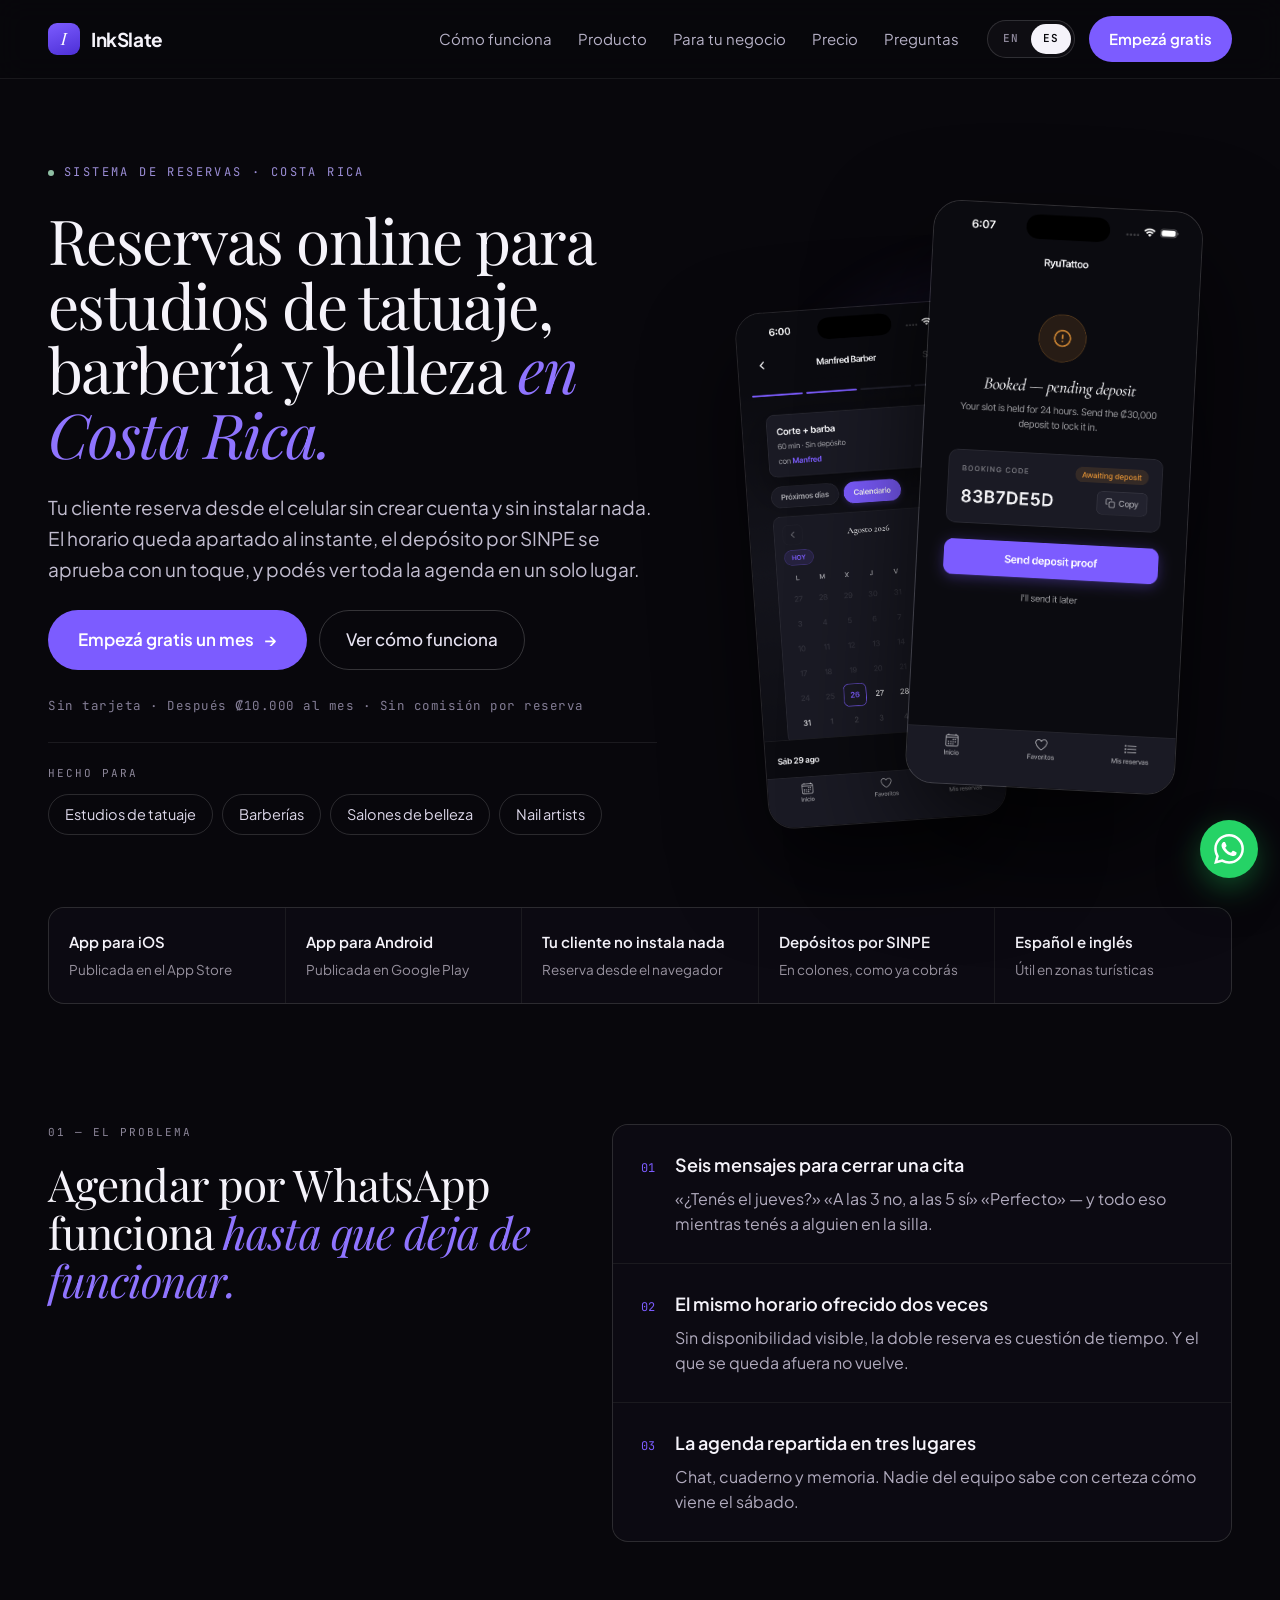
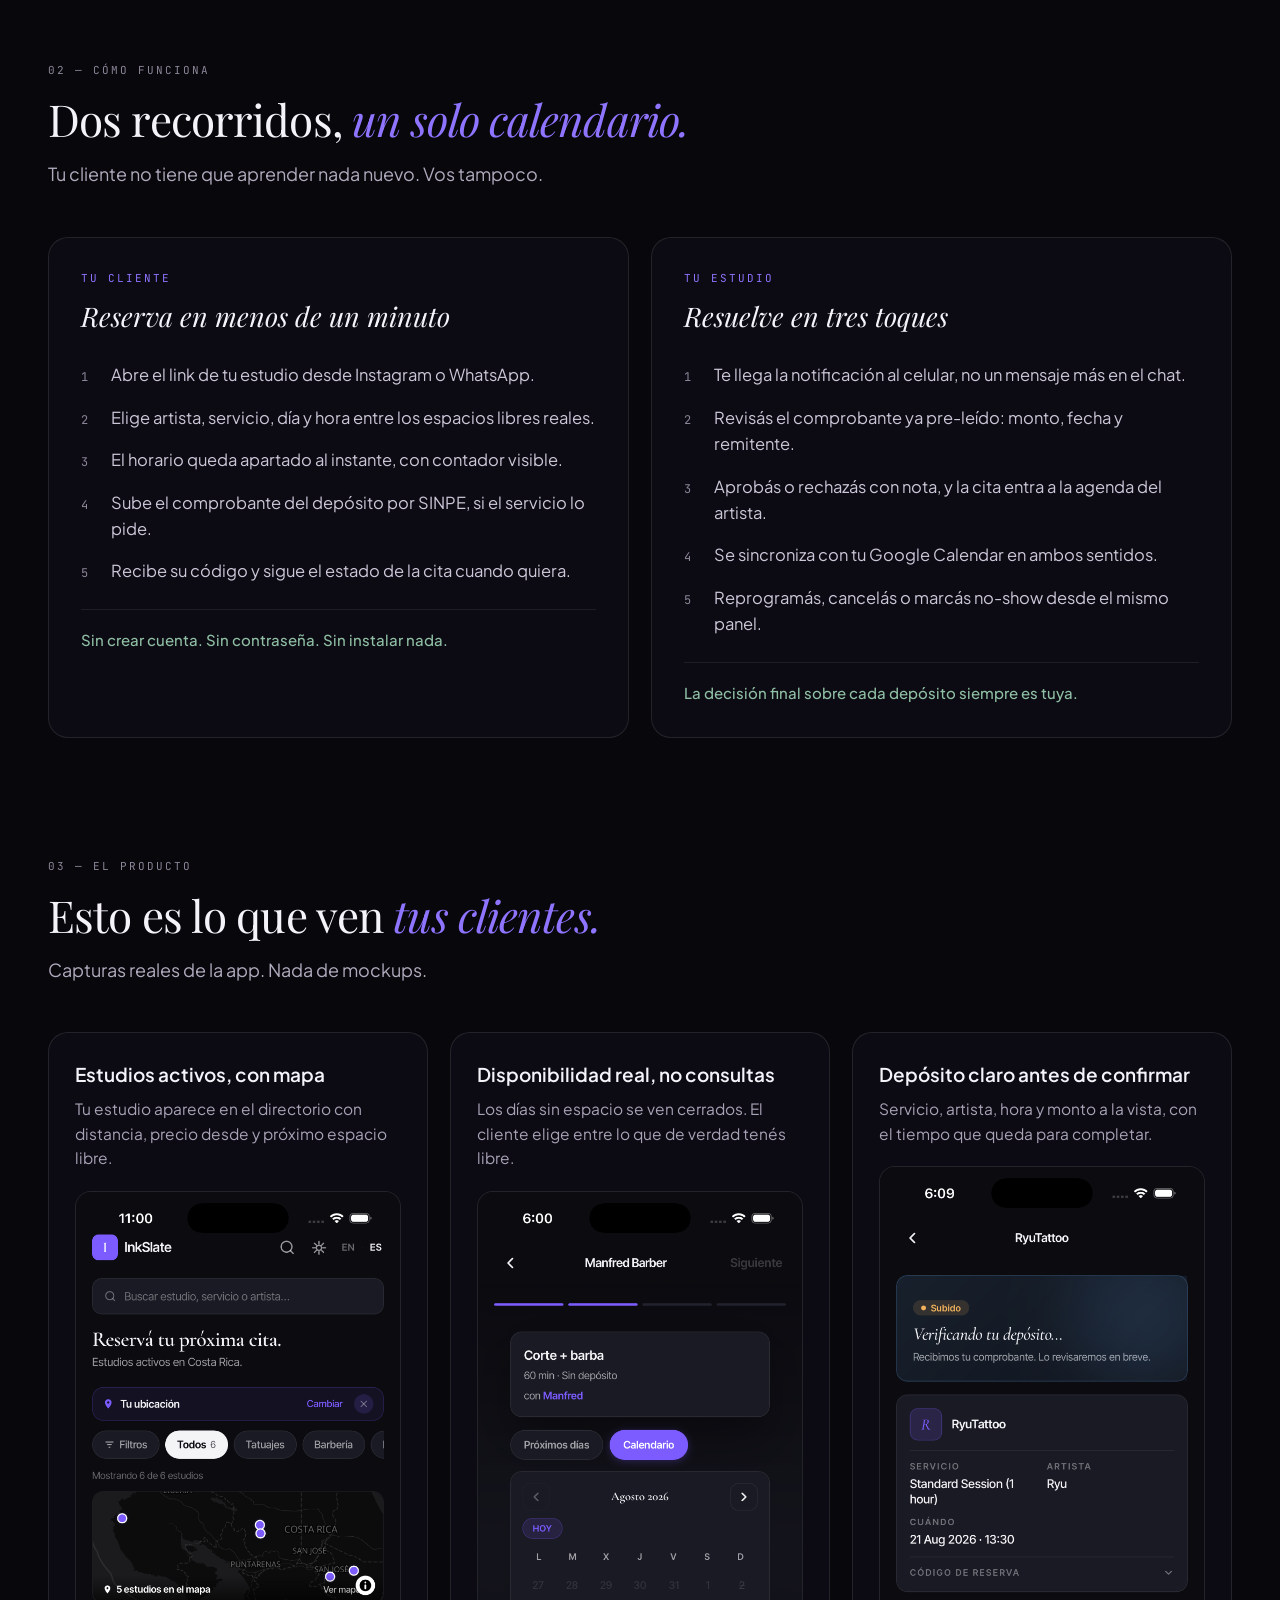
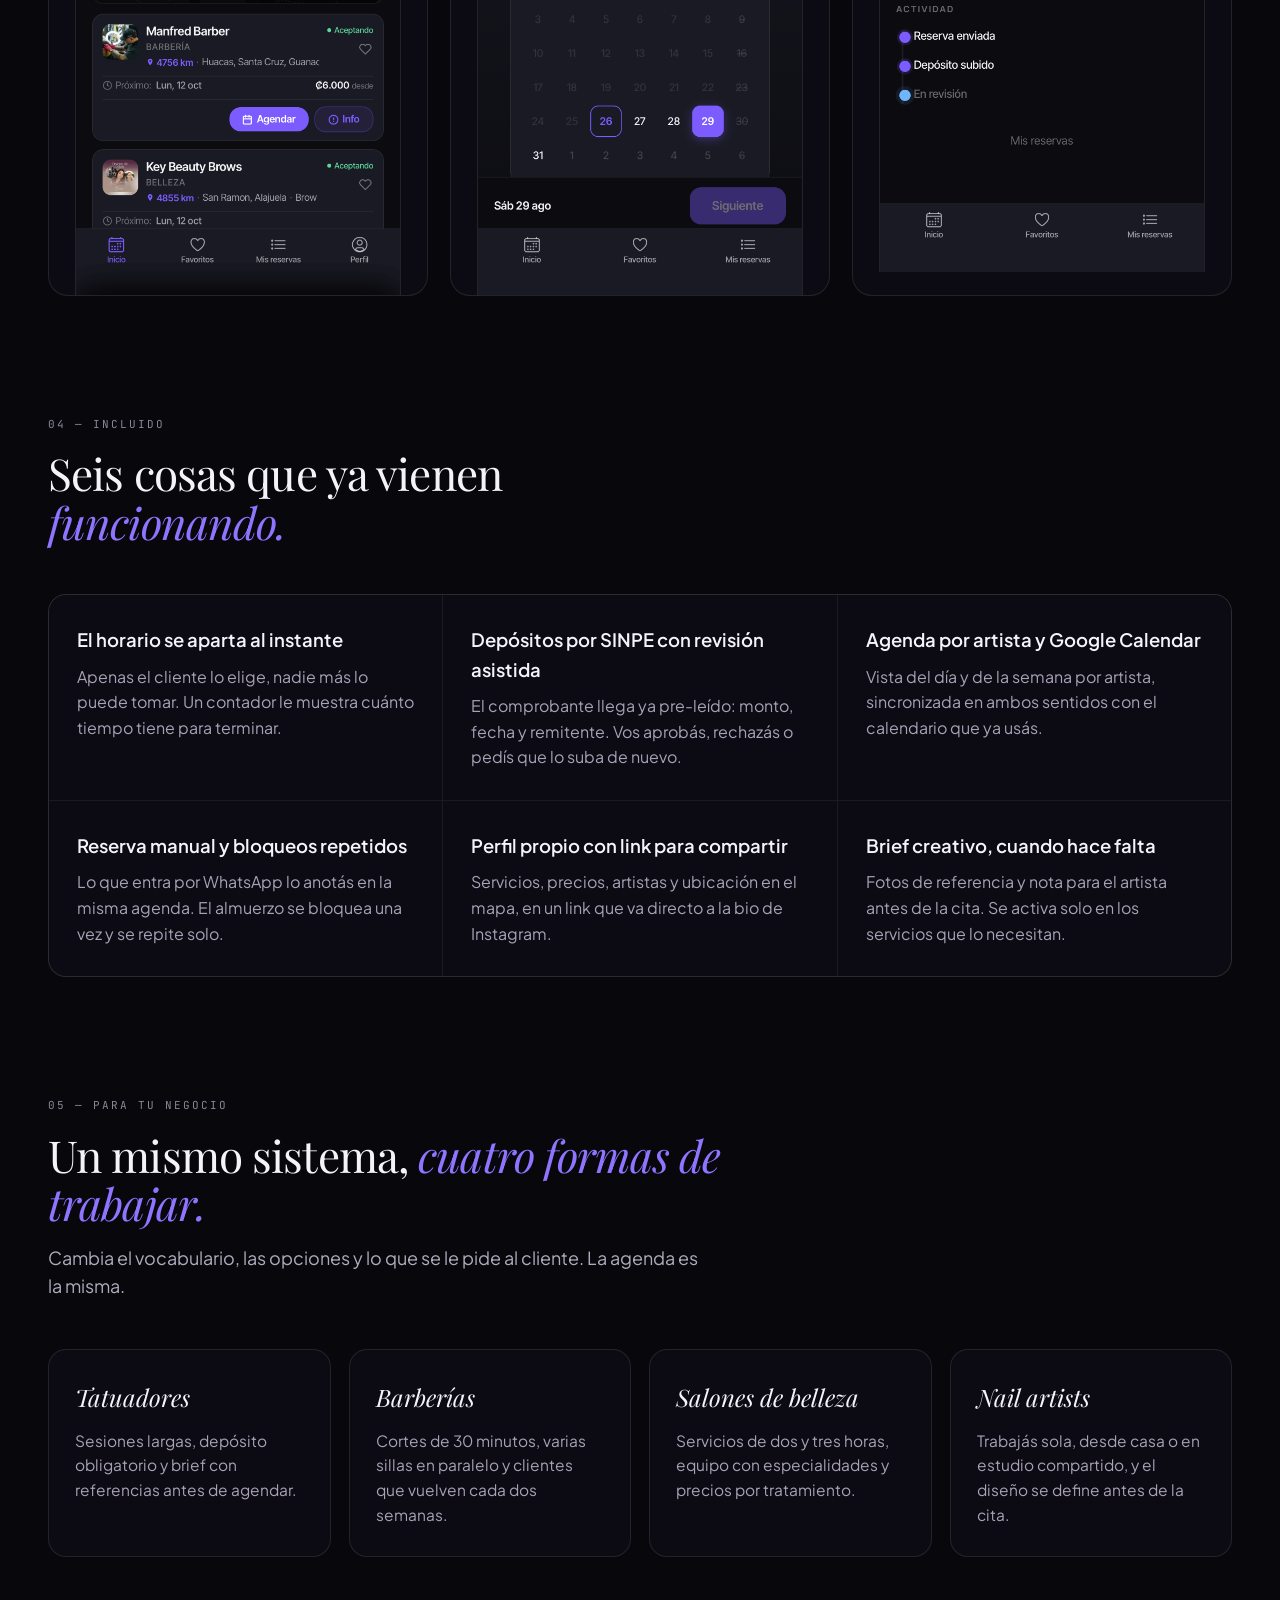
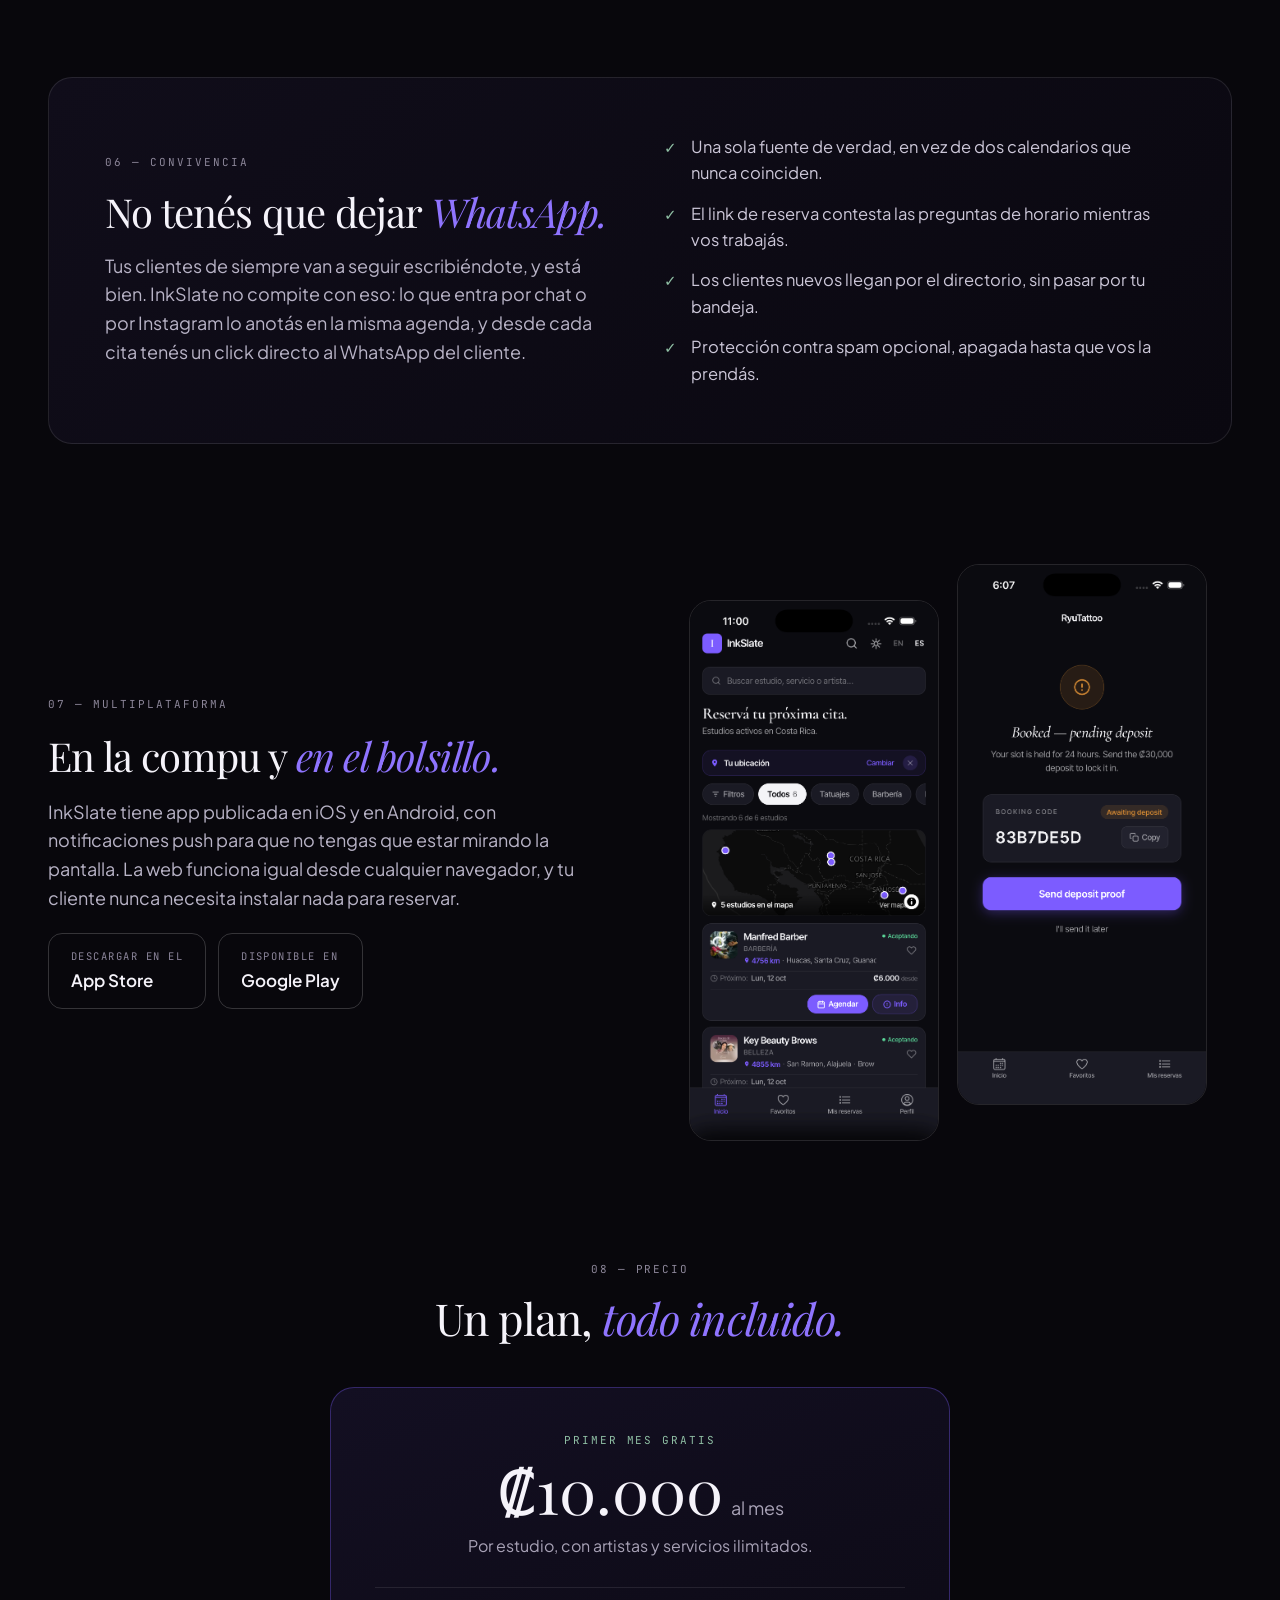
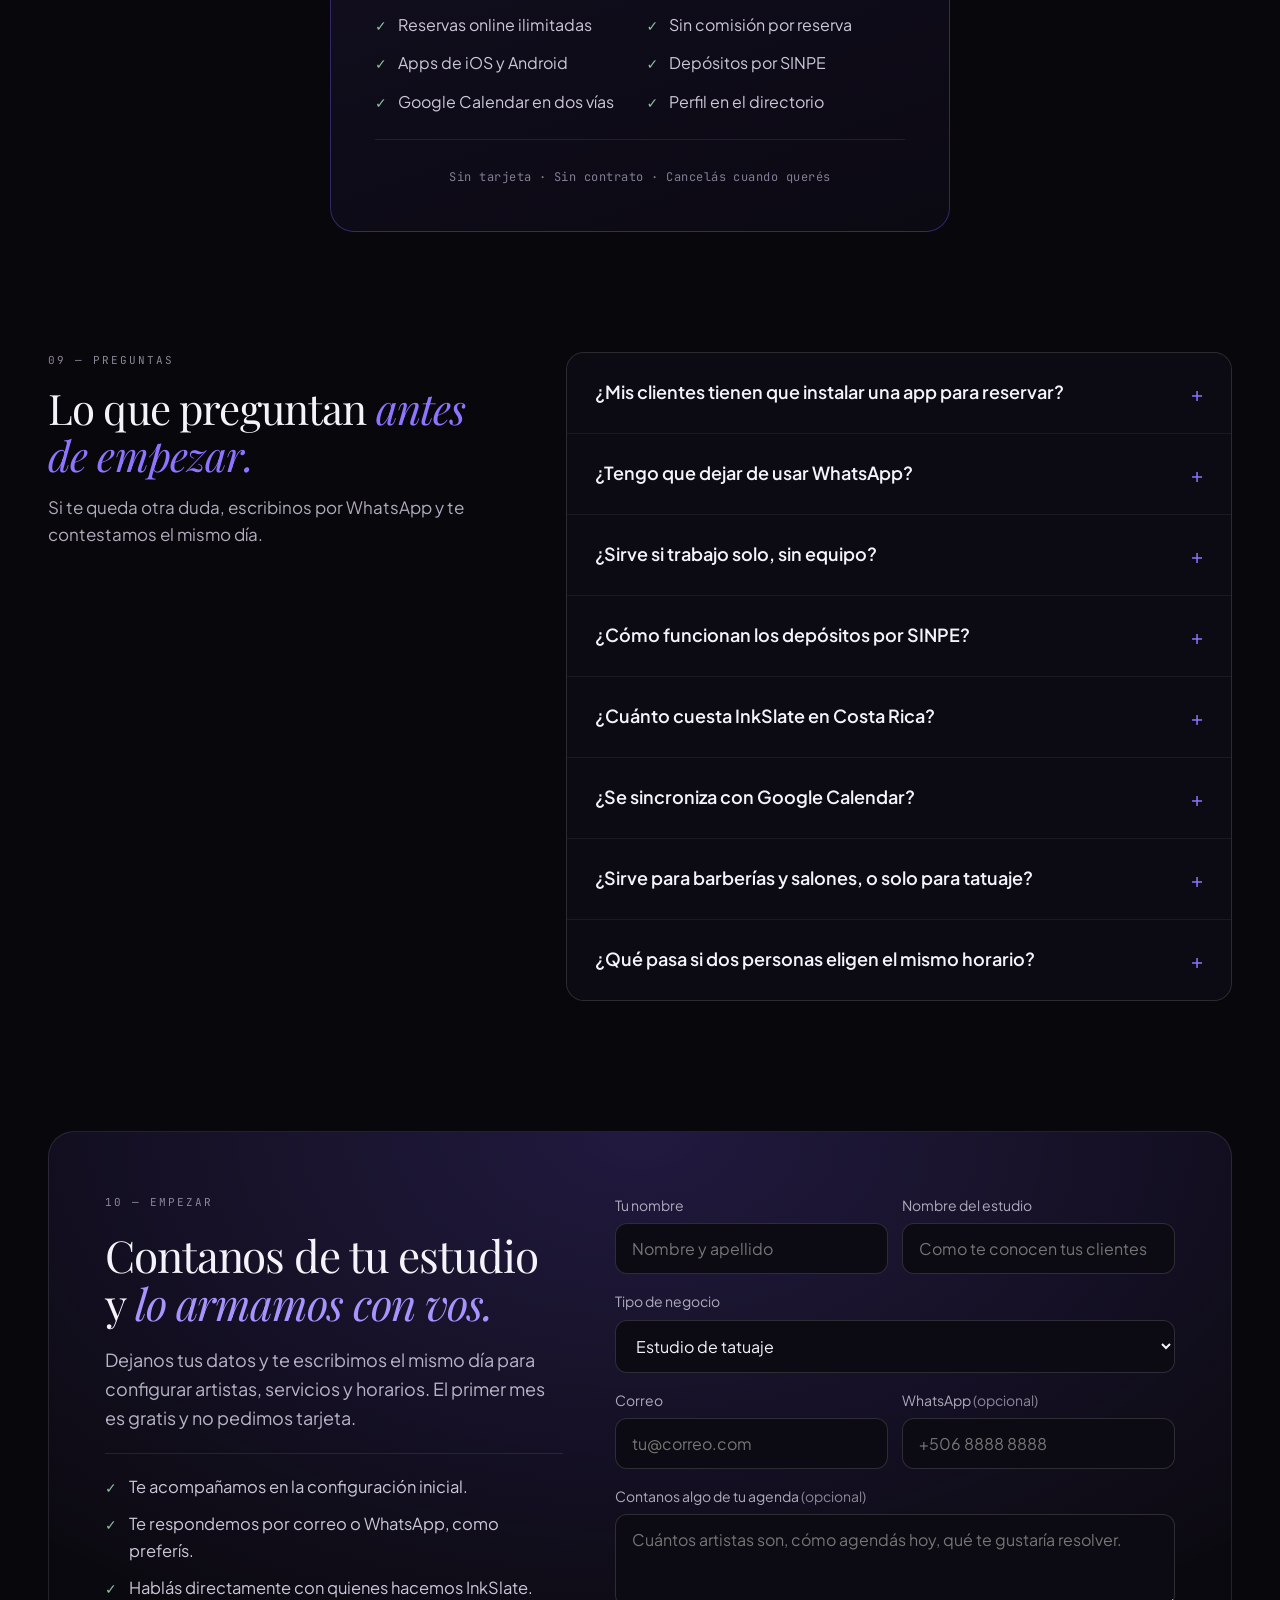
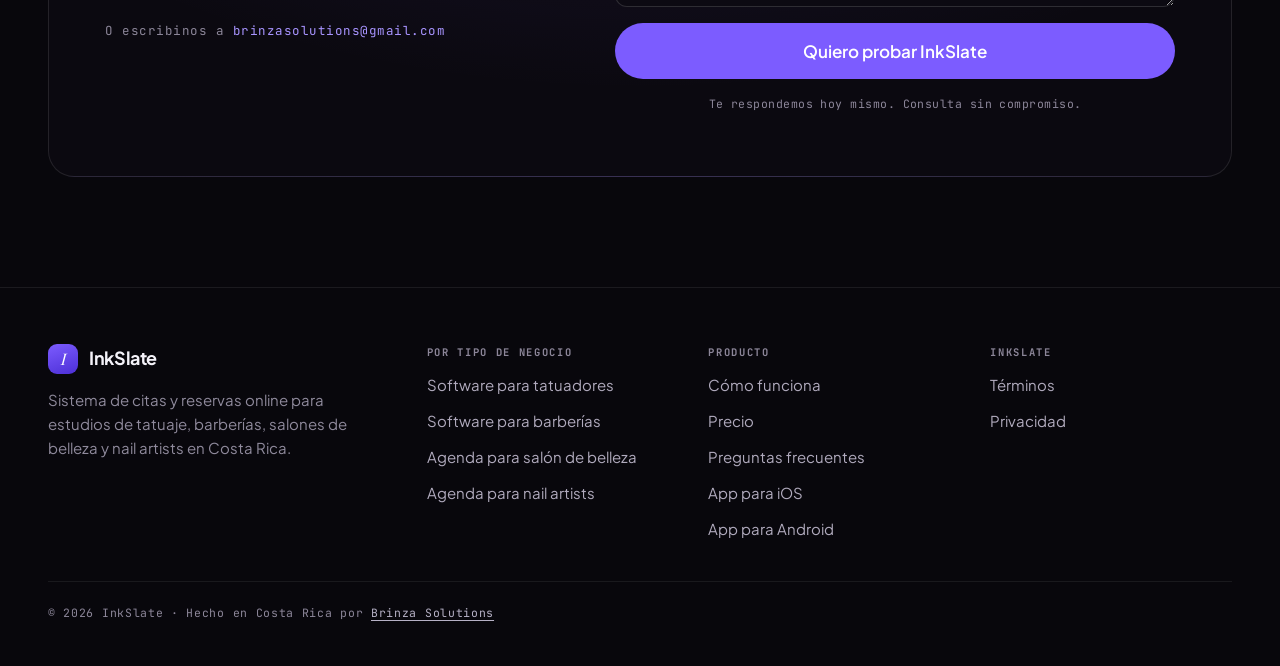
<file: index.html>
<!doctype html>
<html lang="es" data-lang="es">
<head>
<meta charset="utf-8" />
<meta name="viewport" content="width=device-width, initial-scale=1" />
<title>Software de reservas en Costa Rica para tatuaje, barbería y belleza | InkSlate</title>
<meta name="description" content="InkSlate es el sistema de citas y reservas online para estudios de tatuaje, barberías, salones de belleza y nail artists en Costa Rica. Tu cliente reserva sin crear cuenta, el horario queda apartado al instante y vos gestionás la agenda desde el celular." />
<link rel="canonical" href="https://landing.inkslate.lat/" />
<meta name="robots" content="index, follow, max-image-preview:large" />
<meta property="og:type" content="website" />
<meta property="og:locale" content="es_CR" />
<meta property="og:site_name" content="InkSlate" />
<meta property="og:url" content="https://landing.inkslate.lat/" />
<meta property="og:title" content="Software de reservas en Costa Rica para tatuaje, barbería y belleza" />
<meta property="og:description" content="Reservas online, agenda por artista y depósitos por SINPE. Tu cliente reserva sin crear cuenta. Primer mes gratis, después ₡10.000 al mes." />
<meta property="og:image" content="og-image.png" />
<meta name="twitter:card" content="summary_large_image" />
<meta name="geo.region" content="CR" />
<link rel="icon" type="image/png" href="icon-64.png" />
<link rel="apple-touch-icon" href="icon.png" />
<link rel="preconnect" href="https://fonts.googleapis.com" />
<link rel="preconnect" href="https://fonts.gstatic.com" crossorigin="" />
<link rel="preload" as="image" href="./assets/inkslate-reserva-confirmada-codigo.png" />
<link href="https://fonts.googleapis.com/css2?family=Playfair+Display:ital,wght@0,400..600;1,400..600&family=Plus+Jakarta+Sans:wght@400;500;600;700&family=JetBrains+Mono:wght@400;500&display=swap" rel="stylesheet" />
<script type="application/ld+json">{"@context":"https://schema.org","@graph":[{"@type":"Organization","@id":"https://landing.inkslate.lat/#org","name":"InkSlate","url":"https://landing.inkslate.lat/","areaServed":{"@type":"Country","name":"Costa Rica"}},{"@type":"SoftwareApplication","name":"InkSlate","applicationCategory":"BusinessApplication","operatingSystem":"iOS, Android, Web","url":"https://landing.inkslate.lat/","publisher":{"@id":"https://landing.inkslate.lat/#org"},"inLanguage":["es","en"],"offers":{"@type":"Offer","price":"10000","priceCurrency":"CRC","availability":"https://schema.org/InStock","description":"Primer mes gratis, después ₡10.000 al mes por estudio."}},{"@type":"FAQPage","mainEntity":[{"@type":"Question","name":"¿Mis clientes tienen que instalar una app para reservar?","acceptedAnswer":{"@type":"Answer","text":"No. El cliente abre el link del estudio desde el navegador y reserva sin crear cuenta ni contraseña. Si querés, también puede usar la app de iOS o Android, pero nunca es obligatorio."}},{"@type":"Question","name":"¿Tengo que dejar de usar WhatsApp?","acceptedAnswer":{"@type":"Answer","text":"No. InkSlate convive con WhatsApp. Lo que llega por chat o Instagram lo anotás manualmente en la misma agenda, así tenés un solo calendario en vez de dos."}},{"@type":"Question","name":"¿Sirve si trabajo solo, sin equipo?","acceptedAnswer":{"@type":"Answer","text":"Sí. Podés tener un único artista con tus servicios, precios y horarios. La agenda por artista sirve igual cuando el artista sos vos."}},{"@type":"Question","name":"¿Cómo funcionan los depósitos por SINPE?","acceptedAnswer":{"@type":"Answer","text":"Definís qué servicios requieren depósito y de cuánto. El cliente sube el comprobante desde el celular, un asistente automático pre-lee el monto, la fecha y el remitente, y vos aprobás o rechazás con un toque."}},{"@type":"Question","name":"¿Cuánto cuesta InkSlate en Costa Rica?","acceptedAnswer":{"@type":"Answer","text":"El primer mes es gratis y después son ₡10.000 al mes por estudio, sin comisión por reserva y sin contrato."}},{"@type":"Question","name":"¿Se sincroniza con Google Calendar?","acceptedAnswer":{"@type":"Answer","text":"Sí, en ambos sentidos: las reservas de InkSlate aparecen en tu Google Calendar y lo que bloqueás allá se refleja en tu disponibilidad."}},{"@type":"Question","name":"¿Sirve para barberías, salones de belleza y nail artists, o solo para tatuaje?","acceptedAnswer":{"@type":"Answer","text":"Sirve para cualquier negocio que trabaje con citas. El vocabulario y las opciones cambian según el tipo de negocio: el brief creativo con fotos de referencia, por ejemplo, se activa solo en los servicios que lo necesitan."}},{"@type":"Question","name":"¿Qué pasa si dos personas eligen el mismo horario?","acceptedAnswer":{"@type":"Answer","text":"No puede pasar. Apenas alguien elige un horario queda apartado para esa persona, con un contador visible del tiempo que tiene para completar la reserva."}}]}]}</script>
<style>
  html { scroll-behavior: smooth; }
  body { margin: 0; background: #08070c; -webkit-font-smoothing: antialiased; }
  * { box-sizing: border-box; }
  a { color: #a894ff; text-decoration: none; }
  a:hover { color: #c9bcff; }
  h1, h2, h3, h4, p, ul, ol, li, figure, blockquote { margin: 0; padding: 0; }
  ul, ol { list-style: none; }
  img { max-width: 100%; height: auto; display: block; }
  summary { cursor: pointer; list-style: none; }
  summary::-webkit-details-marker { display: none; }
  details[open] .plus { transform: rotate(45deg); }
  body { color: #f5f3fa; font-family: 'Plus Jakarta Sans', system-ui, sans-serif; font-size: 17px; line-height: 1.6; overflow-x: hidden; }
  .lang-toggle { display: inline-flex; gap: 0; padding: 3px; border: 1px solid rgba(255,255,255,.14); border-radius: 999px; background: rgba(255,255,255,.03); font-family: 'JetBrains Mono', monospace; font-size: 11px; font-weight: 600; letter-spacing: .08em; text-transform: uppercase; }
  .lang-toggle button { padding: 6px 12px; border-radius: 999px; color: #8c8699; background: transparent; border: 0; cursor: pointer; font: inherit; letter-spacing: inherit; transition: background 160ms ease, color 160ms ease; }
  .lang-toggle button.active { background: #f5f3fa; color: #08070c; }
  a[href="#precio"].btn-hidden { display: none !important; }
  @media (max-width: 1000px) {
    main section, header > div, footer > div { padding-left: 20px !important; padding-right: 20px !important; }
    main section { padding-top: 76px !important; }
    main [style*="grid-template-columns"] { grid-template-columns: 1fr !important; }
    main [style*="repeat(5"], main [style*="repeat(4"], main [style*="repeat(3"] { grid-template-columns: 1fr 1fr !important; }
    footer [style*="grid-template-columns"] { grid-template-columns: 1fr 1fr !important; }
    main [style*="top: 110px"] { position: static !important; }
    h1 { font-size: 40px !important; }
    h2 { font-size: 30px !important; }
    main [style*="padding: 56px"] { padding: 32px !important; }
    main [style*="padding: 44px"] { padding: 30px !important; }
    main [style*="padding: 76px 48px"] { padding: 48px 26px !important; }
    header nav { display: none !important; }
    main section[aria-label="Plataformas y capacidades"] ul { grid-template-columns: 1fr !important; }
    main [style*="rotate(-4deg)"], main [style*="rotate(3deg)"] { transform: none !important; }
    main [style*="justify-content: center"][style*="flex-end"] { max-width: 380px; margin: 0 auto; }
  }
  @media (max-width: 620px) {
    main [style*="repeat(5"], main [style*="repeat(4"], main [style*="repeat(3"], main [style*="grid-template-columns: 1fr 1fr"] { grid-template-columns: 1fr !important; }
    h1 { font-size: 34px !important; }
    h2 { font-size: 27px !important; }
    main a[style*="border-radius: 999px"][style*="font-size: 17px"], main a[style*="border-radius: 999px"][style*="font-size: 18px"] { width: 100%; text-align: center; justify-content: center; }
  }
</style>
</head>
<body>
<div style="background: #08070c; color: #f5f3fa;">

  <header style="position: sticky; top: 0; z-index: 40; background: rgba(8,7,12,.86); backdrop-filter: blur(14px); border-bottom: 1px solid rgba(255,255,255,.07);">
    <div style="max-width: 1240px; margin: 0 auto; padding: 16px 28px; display: flex; align-items: center; gap: 28px;">
      <a href="/" style="display: flex; align-items: center; gap: 11px; color: #f5f3fa;">
        <span style="width: 32px; height: 32px; border-radius: 9px; background: linear-gradient(160deg, #7c5cff, #4c2fd6); display: flex; align-items: center; justify-content: center; font-family: 'Playfair Display', serif; font-style: italic; font-size: 17px; color: #fff;">I</span>
        <span style="font-weight: 700; font-size: 19px; letter-spacing: -0.02em;">InkSlate</span>
      </a>
      <nav aria-label="Principal" style="margin-left: auto; display: flex; align-items: center; gap: 26px; font-size: 15px; color: #b6b1c6;">
        <a href="#como-funciona" style="color: #b6b1c6;" data-en="How it works" data-es="Cómo funciona">How it works</a>
        <a href="#producto" style="color: #b6b1c6;" data-en="Product" data-es="Producto">Product</a>
        <a href="#negocios" style="color: #b6b1c6;" data-en="For your business" data-es="Para tu negocio">For your business</a>
        <a href="#precio" style="color: #b6b1c6;" data-en="Pricing" data-es="Precio">Pricing</a>
        <a href="#preguntas" style="color: #b6b1c6;" data-en="FAQ" data-es="Preguntas">FAQ</a>
      </nav>
      <div style="display: flex; align-items: center; gap: 14px;">
        <div class="lang-toggle">
          <button data-lang="en">EN</button>
          <button data-lang="es">ES</button>
        </div>
        <a href="#precio" style="background: #7c5cff; color: #fff; font-weight: 600; font-size: 15px; padding: 11px 20px; border-radius: 999px;" data-en="Start free" data-es="Empezá gratis">Start free</a>
      </div>
    </div>
  </header>

  <main>

    <section style="max-width: 1240px; margin: 0 auto; padding: 84px 28px 0; display: grid; grid-template-columns: 1.08fr .92fr; gap: 56px; align-items: center;">
      <div style="display: flex; flex-direction: column; gap: 26px; min-width: 0;">
        <p style="font-family: 'JetBrains Mono', monospace; font-size: 12px; letter-spacing: .2em; text-transform: uppercase; color: #9b8dd6; display: flex; align-items: center; gap: 10px;"><span style="width: 6px; height: 6px; border-radius: 50%; background: #8fbfa4;"></span><span data-en="Booking system · Costa Rica" data-es="Sistema de reservas · Costa Rica">Booking system · Costa Rica</span></p>
        <h1 style="font-family: 'Playfair Display', serif; font-weight: 400; font-size: 62px; line-height: 1.04; letter-spacing: -0.025em; text-wrap: pretty; margin: 0;" data-en-html="Online booking for tattoo, barbershop and beauty studios <span style=&quot;font-style: italic; color: #8f74ff;&quot;>in Costa Rica.</span>" data-es-html="Reservas online para estudios de tatuaje, barbería y belleza <span style=&quot;font-style: italic; color: #8f74ff;&quot;>en Costa Rica.</span>">Online booking for tattoo, barbershop and beauty studios <span style="font-style: italic; color: #8f74ff;">in Costa Rica.</span></h1>
        <p style="font-size: 19px; line-height: 1.62; color: #c2bdd0; max-width: 33em; text-wrap: pretty;" data-en="Your client books from their phone with no account and nothing to install. The slot is held instantly, the SINPE deposit is approved with one tap, and you can see the whole calendar in one place." data-es="Tu cliente reserva desde el celular sin crear cuenta y sin instalar nada. El horario queda apartado al instante, el depósito por SINPE se aprueba con un toque, y podés ver toda la agenda en un solo lugar.">Your client books from their phone with no account and nothing to install. The slot is held instantly, the SINPE deposit is approved with one tap, and you can see the whole calendar in one place.</p>
        <div style="display: flex; flex-wrap: wrap; gap: 12px; align-items: center;">
          <a href="#precio" style="background: #7c5cff; color: #fff; font-weight: 600; font-size: 17px; padding: 16px 30px; border-radius: 999px; display: inline-flex; align-items: center; gap: 10px;"><span data-en="Start your free month" data-es="Empezá gratis un mes">Start your free month</span> <span aria-hidden="true">→</span></a>
          <a href="#como-funciona" style="border: 1px solid rgba(255,255,255,.18); color: #e7e3f2; font-weight: 500; font-size: 17px; padding: 15px 26px; border-radius: 999px;" data-en="See how it works" data-es="Ver cómo funciona">See how it works</a>
        </div>
        <p style="font-family: 'JetBrains Mono', monospace; font-size: 12.5px; letter-spacing: .04em; color: #837d95;" data-en="No card needed · Then ₡10,000/month · No per-booking fee" data-es="Sin tarjeta · Después ₡10.000 al mes · Sin comisión por reserva">No card needed · Then ₡10,000/month · No per-booking fee</p>
        <div style="border-top: 1px solid rgba(255,255,255,.08); padding-top: 22px; display: flex; flex-direction: column; gap: 12px;">
          <p style="font-family: 'JetBrains Mono', monospace; font-size: 11px; letter-spacing: .18em; text-transform: uppercase; color: #8c8699;" data-en="Built for" data-es="Hecho para">Built for</p>
          <ul style="display: flex; flex-wrap: wrap; gap: 9px;">
            <li><a href="/para-tatuadores" style="display: inline-block; border: 1px solid rgba(255,255,255,.14); border-radius: 999px; padding: 8px 16px; font-size: 14.5px; color: #ddd8ea;" data-en="Tattoo studios" data-es="Estudios de tatuaje">Tattoo studios</a></li>
            <li><a href="/para-barberias" style="display: inline-block; border: 1px solid rgba(255,255,255,.14); border-radius: 999px; padding: 8px 16px; font-size: 14.5px; color: #ddd8ea;" data-en="Barbershops" data-es="Barberías">Barbershops</a></li>
            <li><a href="/para-salones-de-belleza" style="display: inline-block; border: 1px solid rgba(255,255,255,.14); border-radius: 999px; padding: 8px 16px; font-size: 14.5px; color: #ddd8ea;" data-en="Beauty salons" data-es="Salones de belleza">Beauty salons</a></li>
            <li><a href="/para-nail-artists" style="display: inline-block; border: 1px solid rgba(255,255,255,.14); border-radius: 999px; padding: 8px 16px; font-size: 14.5px; color: #ddd8ea;" data-en="Nail artists" data-es="Nail artists">Nail artists</a></li>
          </ul>
        </div>
      </div>

      <div style="position: relative; min-width: 0; display: flex; justify-content: center; align-items: flex-end; padding-top: 20px;">
        <div style="position: absolute; width: 460px; height: 460px; border-radius: 50%; background: radial-gradient(circle, rgba(124,92,255,.28), transparent 68%); filter: blur(18px); top: 40px;"></div>
        <img src="./assets/inkslate-calendario-disponibilidad-barberia.png" alt="InkSlate availability calendar for a barbershop, showing the free slots for the day" width="1206" height="2622" loading="eager" decoding="async" style="position: relative; width: 46%; border-radius: 26px; border: 1px solid rgba(255,255,255,.12); transform: translate(14%, 4%) rotate(-4deg); box-shadow: 0 40px 90px rgba(0,0,0,.6);" />
        <img src="./assets/inkslate-reserva-confirmada-codigo.png" alt="InkSlate screen showing a confirmed booking with its code and the pending deposit" width="1206" height="2622" loading="eager" decoding="async" fetchpriority="high" style="position: relative; width: 52%; border-radius: 28px; border: 1px solid rgba(255,255,255,.16); transform: translate(-14%, -2%) rotate(3deg); box-shadow: 0 50px 110px rgba(0,0,0,.7);" />
      </div>
    </section>

    <section aria-label="Plataformas y capacidades" style="max-width: 1240px; margin: 72px auto 0; padding: 0 28px;">
      <ul style="display: grid; grid-template-columns: repeat(5, 1fr); gap: 1px; background: rgba(255,255,255,.08); border: 1px solid rgba(255,255,255,.08); border-radius: 16px; overflow: hidden;">
        <li style="background: #0c0a12; padding: 22px 20px; display: flex; flex-direction: column; gap: 5px;"><span style="font-weight: 600; font-size: 15px;" data-en="iOS app" data-es="App para iOS">iOS app</span><span style="font-size: 13.5px; color: #98929f;" data-en="Published on the App Store" data-es="Publicada en el App Store">Published on the App Store</span></li>
        <li style="background: #0c0a12; padding: 22px 20px; display: flex; flex-direction: column; gap: 5px;"><span style="font-weight: 600; font-size: 15px;" data-en="Android app" data-es="App para Android">Android app</span><span style="font-size: 13.5px; color: #98929f;" data-en="Published on Google Play" data-es="Publicada en Google Play">Published on Google Play</span></li>
        <li style="background: #0c0a12; padding: 22px 20px; display: flex; flex-direction: column; gap: 5px;"><span style="font-weight: 600; font-size: 15px;" data-en="Your client installs nothing" data-es="Tu cliente no instala nada">Your client installs nothing</span><span style="font-size: 13.5px; color: #98929f;" data-en="Books straight from the browser" data-es="Reserva desde el navegador">Books straight from the browser</span></li>
        <li style="background: #0c0a12; padding: 22px 20px; display: flex; flex-direction: column; gap: 5px;"><span style="font-weight: 600; font-size: 15px;" data-en="SINPE deposits" data-es="Depósitos por SINPE">SINPE deposits</span><span style="font-size: 13.5px; color: #98929f;" data-en="In colones, the way you already charge" data-es="En colones, como ya cobrás">In colones, the way you already charge</span></li>
        <li style="background: #0c0a12; padding: 22px 20px; display: flex; flex-direction: column; gap: 5px;"><span style="font-weight: 600; font-size: 15px;" data-en="Spanish and English" data-es="Español e inglés">Spanish and English</span><span style="font-size: 13.5px; color: #98929f;" data-en="Handy in tourist areas" data-es="Útil en zonas turísticas">Handy in tourist areas</span></li>
      </ul>
    </section>

    <section style="max-width: 1240px; margin: 0 auto; padding: 120px 28px 0;">
      <div style="display: grid; grid-template-columns: .9fr 1.1fr; gap: 56px; align-items: start;">
        <div style="display: flex; flex-direction: column; gap: 18px;">
          <p style="font-family: 'JetBrains Mono', monospace; font-size: 11px; letter-spacing: .18em; text-transform: uppercase; color: #8c8699;" data-en="01 — The problem" data-es="01 — El problema">01 — The problem</p>
          <h2 style="font-family: 'Playfair Display', serif; font-weight: 400; font-size: 44px; line-height: 1.1; letter-spacing: -0.02em; text-wrap: pretty;" data-en-html="Booking over WhatsApp works <span style=&quot;font-style: italic; color: #8f74ff;&quot;>until it doesn't.</span>" data-es-html="Agendar por WhatsApp funciona <span style=&quot;font-style: italic; color: #8f74ff;&quot;>hasta que deja de funcionar.</span>">Booking over WhatsApp works <span style="font-style: italic; color: #8f74ff;">until it doesn't.</span></h2>
        </div>
        <ul style="display: flex; flex-direction: column; gap: 1px; background: rgba(255,255,255,.08); border: 1px solid rgba(255,255,255,.08); border-radius: 16px; overflow: hidden;">
          <li style="background: #0c0a12; padding: 26px 28px; display: flex; gap: 20px; align-items: baseline;"><span style="font-family: 'JetBrains Mono', monospace; font-size: 12px; color: #7c5cff;">01</span><div style="display: flex; flex-direction: column; gap: 6px;"><h3 style="font-size: 18px; font-weight: 600;" data-en="Six messages to close one appointment" data-es="Seis mensajes para cerrar una cita">Six messages to close one appointment</h3><p style="color: #b0aabd; font-size: 16px;" data-en="&quot;Are you free Thursday?&quot; &quot;Not at 3, but 5 works&quot; &quot;Perfect&quot; — all while someone's in the chair." data-es="«¿Tenés el jueves?» «A las 3 no, a las 5 sí» «Perfecto» — y todo eso mientras tenés a alguien en la silla.">"Are you free Thursday?" "Not at 3, but 5 works" "Perfect" — all while someone's in the chair.</p></div></li>
          <li style="background: #0c0a12; padding: 26px 28px; display: flex; gap: 20px; align-items: baseline;"><span style="font-family: 'JetBrains Mono', monospace; font-size: 12px; color: #7c5cff;">02</span><div style="display: flex; flex-direction: column; gap: 6px;"><h3 style="font-size: 18px; font-weight: 600;" data-en="The same slot offered twice" data-es="El mismo horario ofrecido dos veces">The same slot offered twice</h3><p style="color: #b0aabd; font-size: 16px;" data-en="Without visible availability, a double booking is a matter of time. And whoever gets bumped doesn't come back." data-es="Sin disponibilidad visible, la doble reserva es cuestión de tiempo. Y el que se queda afuera no vuelve.">Without visible availability, a double booking is a matter of time. And whoever gets bumped doesn't come back.</p></div></li>
          <li style="background: #0c0a12; padding: 26px 28px; display: flex; gap: 20px; align-items: baseline;"><span style="font-family: 'JetBrains Mono', monospace; font-size: 12px; color: #7c5cff;">03</span><div style="display: flex; flex-direction: column; gap: 6px;"><h3 style="font-size: 18px; font-weight: 600;" data-en="The calendar split across three places" data-es="La agenda repartida en tres lugares">The calendar split across three places</h3><p style="color: #b0aabd; font-size: 16px;" data-en="Chat, notebook and memory. No one on the team knows for sure how Saturday is looking." data-es="Chat, cuaderno y memoria. Nadie del equipo sabe con certeza cómo viene el sábado.">Chat, notebook and memory. No one on the team knows for sure how Saturday is looking.</p></div></li>
        </ul>
      </div>
    </section>

    <section id="como-funciona" style="max-width: 1240px; margin: 0 auto; padding: 120px 28px 0; scroll-margin-top: 90px;">
      <div style="display: flex; flex-direction: column; gap: 16px; margin-bottom: 48px; max-width: 40em;">
        <p style="font-family: 'JetBrains Mono', monospace; font-size: 11px; letter-spacing: .18em; text-transform: uppercase; color: #8c8699;" data-en="02 — How it works" data-es="02 — Cómo funciona">02 — How it works</p>
        <h2 style="font-family: 'Playfair Display', serif; font-weight: 400; font-size: 44px; line-height: 1.1; letter-spacing: -0.02em;" data-en-html="Two journeys, <span style=&quot;font-style: italic; color: #8f74ff;&quot;>one calendar.</span>" data-es-html="Dos recorridos, <span style=&quot;font-style: italic; color: #8f74ff;&quot;>un solo calendario.</span>">Two journeys, <span style="font-style: italic; color: #8f74ff;">one calendar.</span></h2>
        <p style="color: #b0aabd; font-size: 18px; text-wrap: pretty;" data-en="Your client doesn't have to learn anything new. Neither do you." data-es="Tu cliente no tiene que aprender nada nuevo. Vos tampoco.">Your client doesn't have to learn anything new. Neither do you.</p>
      </div>
      <div style="display: grid; grid-template-columns: 1fr 1fr; gap: 22px;">
        <div style="border: 1px solid rgba(255,255,255,.1); border-radius: 20px; padding: 32px; background: #0c0a12; display: flex; flex-direction: column; gap: 24px;">
          <div style="display: flex; flex-direction: column; gap: 8px;">
            <p style="font-family: 'JetBrains Mono', monospace; font-size: 11px; letter-spacing: .18em; text-transform: uppercase; color: #8f74ff;" data-en="Your client" data-es="Tu cliente">Your client</p>
            <h3 style="font-family: 'Playfair Display', serif; font-style: italic; font-weight: 400; font-size: 27px;" data-en="Books in under a minute" data-es="Reserva en menos de un minuto">Books in under a minute</h3>
          </div>
          <ol style="display: flex; flex-direction: column; gap: 16px;">
            <li style="display: flex; gap: 14px; align-items: baseline;"><span style="font-family: 'JetBrains Mono', monospace; font-size: 12px; color: #8c8699; min-width: 16px;">1</span><span style="color: #ccc7d8; font-size: 16.5px;" data-en="Opens your studio's link from Instagram or WhatsApp." data-es="Abre el link de tu estudio desde Instagram o WhatsApp.">Opens your studio's link from Instagram or WhatsApp.</span></li>
            <li style="display: flex; gap: 14px; align-items: baseline;"><span style="font-family: 'JetBrains Mono', monospace; font-size: 12px; color: #8c8699; min-width: 16px;">2</span><span style="color: #ccc7d8; font-size: 16.5px;" data-en="Picks artist, service, day and time among the real open slots." data-es="Elige artista, servicio, día y hora entre los espacios libres reales.">Picks artist, service, day and time among the real open slots.</span></li>
            <li style="display: flex; gap: 14px; align-items: baseline;"><span style="font-family: 'JetBrains Mono', monospace; font-size: 12px; color: #8c8699; min-width: 16px;">3</span><span style="color: #ccc7d8; font-size: 16.5px;" data-en="The slot is held instantly, with a visible countdown." data-es="El horario queda apartado al instante, con contador visible.">The slot is held instantly, with a visible countdown.</span></li>
            <li style="display: flex; gap: 14px; align-items: baseline;"><span style="font-family: 'JetBrains Mono', monospace; font-size: 12px; color: #8c8699; min-width: 16px;">4</span><span style="color: #ccc7d8; font-size: 16.5px;" data-en="Uploads the SINPE deposit receipt, if the service requires one." data-es="Sube el comprobante del depósito por SINPE, si el servicio lo pide.">Uploads the SINPE deposit receipt, if the service requires one.</span></li>
            <li style="display: flex; gap: 14px; align-items: baseline;"><span style="font-family: 'JetBrains Mono', monospace; font-size: 12px; color: #8c8699; min-width: 16px;">5</span><span style="color: #ccc7d8; font-size: 16.5px;" data-en="Gets their code and follows the appointment status whenever they want." data-es="Recibe su código y sigue el estado de la cita cuando quiera.">Gets their code and follows the appointment status whenever they want.</span></li>
          </ol>
          <p style="border-top: 1px solid rgba(255,255,255,.08); padding-top: 18px; font-size: 15px; color: #8fbfa4; font-weight: 500;" data-en="No account. No password. Nothing to install." data-es="Sin crear cuenta. Sin contraseña. Sin instalar nada.">No account. No password. Nothing to install.</p>
        </div>
        <div style="border: 1px solid rgba(255,255,255,.1); border-radius: 20px; padding: 32px; background: #0c0a12; display: flex; flex-direction: column; gap: 24px;">
          <div style="display: flex; flex-direction: column; gap: 8px;">
            <p style="font-family: 'JetBrains Mono', monospace; font-size: 11px; letter-spacing: .18em; text-transform: uppercase; color: #8f74ff;" data-en="Your studio" data-es="Tu estudio">Your studio</p>
            <h3 style="font-family: 'Playfair Display', serif; font-style: italic; font-weight: 400; font-size: 27px;" data-en="Resolves it in three taps" data-es="Resuelve en tres toques">Resolves it in three taps</h3>
          </div>
          <ol style="display: flex; flex-direction: column; gap: 16px;">
            <li style="display: flex; gap: 14px; align-items: baseline;"><span style="font-family: 'JetBrains Mono', monospace; font-size: 12px; color: #8c8699; min-width: 16px;">1</span><span style="color: #ccc7d8; font-size: 16.5px;" data-en="You get a push notification, not one more chat message." data-es="Te llega la notificación al celular, no un mensaje más en el chat.">You get a push notification, not one more chat message.</span></li>
            <li style="display: flex; gap: 14px; align-items: baseline;"><span style="font-family: 'JetBrains Mono', monospace; font-size: 12px; color: #8c8699; min-width: 16px;">2</span><span style="color: #ccc7d8; font-size: 16.5px;" data-en="You review the receipt, already pre-read: amount, date and sender." data-es="Revisás el comprobante ya pre-leído: monto, fecha y remitente.">You review the receipt, already pre-read: amount, date and sender.</span></li>
            <li style="display: flex; gap: 14px; align-items: baseline;"><span style="font-family: 'JetBrains Mono', monospace; font-size: 12px; color: #8c8699; min-width: 16px;">3</span><span style="color: #ccc7d8; font-size: 16.5px;" data-en="Approve or reject with a note, and the appointment lands on the artist's calendar." data-es="Aprobás o rechazás con nota, y la cita entra a la agenda del artista.">Approve or reject with a note, and the appointment lands on the artist's calendar.</span></li>
            <li style="display: flex; gap: 14px; align-items: baseline;"><span style="font-family: 'JetBrains Mono', monospace; font-size: 12px; color: #8c8699; min-width: 16px;">4</span><span style="color: #ccc7d8; font-size: 16.5px;" data-en="It syncs with your Google Calendar in both directions." data-es="Se sincroniza con tu Google Calendar en ambos sentidos.">It syncs with your Google Calendar in both directions.</span></li>
            <li style="display: flex; gap: 14px; align-items: baseline;"><span style="font-family: 'JetBrains Mono', monospace; font-size: 12px; color: #8c8699; min-width: 16px;">5</span><span style="color: #ccc7d8; font-size: 16.5px;" data-en="Reschedule, cancel or mark a no-show from the same panel." data-es="Reprogramás, cancelás o marcás no-show desde el mismo panel.">Reschedule, cancel or mark a no-show from the same panel.</span></li>
          </ol>
          <p style="border-top: 1px solid rgba(255,255,255,.08); padding-top: 18px; font-size: 15px; color: #8fbfa4; font-weight: 500;" data-en="The final call on every deposit is always yours." data-es="La decisión final sobre cada depósito siempre es tuya.">The final call on every deposit is always yours.</p>
        </div>
      </div>
    </section>

    <section id="producto" style="max-width: 1240px; margin: 0 auto; padding: 120px 28px 0; scroll-margin-top: 90px;">
      <div style="display: flex; flex-direction: column; gap: 16px; margin-bottom: 48px; max-width: 40em;">
        <p style="font-family: 'JetBrains Mono', monospace; font-size: 11px; letter-spacing: .18em; text-transform: uppercase; color: #8c8699;" data-en="03 — The product" data-es="03 — El producto">03 — The product</p>
        <h2 style="font-family: 'Playfair Display', serif; font-weight: 400; font-size: 44px; line-height: 1.1; letter-spacing: -0.02em;" data-en-html="This is what <span style=&quot;font-style: italic; color: #8f74ff;&quot;>your clients see.</span>" data-es-html="Esto es lo que ven <span style=&quot;font-style: italic; color: #8f74ff;&quot;>tus clientes.</span>">This is what <span style="font-style: italic; color: #8f74ff;">your clients see.</span></h2>
        <p style="color: #b0aabd; font-size: 18px; text-wrap: pretty;" data-en="Real screenshots from the app. No mockups." data-es="Capturas reales de la app. Nada de mockups.">Real screenshots from the app. No mockups.</p>
      </div>
      <div style="display: grid; grid-template-columns: repeat(3, 1fr); gap: 22px;">
        <figure style="border: 1px solid rgba(255,255,255,.1); border-radius: 20px; background: #0c0a12; padding: 26px 26px 0; display: flex; flex-direction: column; gap: 20px; overflow: hidden;">
          <figcaption style="display: flex; flex-direction: column; gap: 7px;"><h3 style="font-size: 19px; font-weight: 600;" data-en="Active studios, with a map" data-es="Estudios activos, con mapa">Active studios, with a map</h3><p style="color: #a8a2b6; font-size: 15.5px;" data-en="Your studio shows up in the directory with distance, price from, and next open slot." data-es="Tu estudio aparece en el directorio con distancia, precio desde y próximo espacio libre.">Your studio shows up in the directory with distance, price from, and next open slot.</p></figcaption>
          <img src="./assets/inkslate-directorio-estudios-costa-rica.png" alt="InkSlate directory with active barbershop and beauty studios in Costa Rica, a map and filters by business type" width="1206" height="2622" loading="lazy" decoding="async" style="width: 100%; border-radius: 16px 16px 0 0; border: 1px solid rgba(255,255,255,.1); border-bottom: 0; margin-bottom: -2px;" />
        </figure>
        <figure style="border: 1px solid rgba(255,255,255,.1); border-radius: 20px; background: #0c0a12; padding: 26px 26px 0; display: flex; flex-direction: column; gap: 20px; overflow: hidden;">
          <figcaption style="display: flex; flex-direction: column; gap: 7px;"><h3 style="font-size: 19px; font-weight: 600;" data-en="Real availability, not back-and-forth" data-es="Disponibilidad real, no consultas">Real availability, not back-and-forth</h3><p style="color: #a8a2b6; font-size: 15.5px;" data-en="Full days show as closed. Clients pick only from what you actually have open." data-es="Los días sin espacio se ven cerrados. El cliente elige entre lo que de verdad tenés libre.">Full days show as closed. Clients pick only from what you actually have open.</p></figcaption>
          <img src="./assets/inkslate-calendario-disponibilidad-barberia.png" alt="InkSlate availability calendar for a barbershop, with full days marked and the open slots for the selected day" width="1206" height="2622" loading="lazy" decoding="async" style="width: 100%; border-radius: 16px 16px 0 0; border: 1px solid rgba(255,255,255,.1); border-bottom: 0; margin-bottom: -2px;" />
        </figure>
        <figure style="border: 1px solid rgba(255,255,255,.1); border-radius: 20px; background: #0c0a12; padding: 26px 26px 0; display: flex; flex-direction: column; gap: 20px; overflow: hidden;">
          <figcaption style="display: flex; flex-direction: column; gap: 7px;"><h3 style="font-size: 19px; font-weight: 600;" data-en="Clear deposit before confirming" data-es="Depósito claro antes de confirmar">Clear deposit before confirming</h3><p style="color: #a8a2b6; font-size: 15.5px;" data-en="Service, artist, time and amount on screen, with the time left to complete it." data-es="Servicio, artista, hora y monto a la vista, con el tiempo que queda para completar.">Service, artist, time and amount on screen, with the time left to complete it.</p></figcaption>
          <img src="./assets/inkslate-resumen-reserva-deposito-sinpe.png" alt="InkSlate booking summary with the service, artist, time and the SINPE deposit required before confirming" width="1206" height="2622" loading="lazy" decoding="async" style="width: 100%; border-radius: 16px 16px 0 0; border: 1px solid rgba(255,255,255,.1); border-bottom: 0; margin-bottom: -2px;" />
        </figure>
      </div>
    </section>

    <section style="max-width: 1240px; margin: 0 auto; padding: 120px 28px 0;">
      <div style="display: flex; flex-direction: column; gap: 16px; margin-bottom: 48px; max-width: 40em;">
        <p style="font-family: 'JetBrains Mono', monospace; font-size: 11px; letter-spacing: .18em; text-transform: uppercase; color: #8c8699;" data-en="04 — Included" data-es="04 — Incluido">04 — Included</p>
        <h2 style="font-family: 'Playfair Display', serif; font-weight: 400; font-size: 44px; line-height: 1.1; letter-spacing: -0.02em;" data-en-html="Six things that already <span style=&quot;font-style: italic; color: #8f74ff;&quot;>just work.</span>" data-es-html="Seis cosas que ya vienen <span style=&quot;font-style: italic; color: #8f74ff;&quot;>funcionando.</span>">Six things that already <span style="font-style: italic; color: #8f74ff;">just work.</span></h2>
      </div>
      <ul style="display: grid; grid-template-columns: repeat(3, 1fr); gap: 1px; background: rgba(255,255,255,.08); border: 1px solid rgba(255,255,255,.08); border-radius: 18px; overflow: hidden;">
        <li style="background: #0c0a12; padding: 30px 28px; display: flex; flex-direction: column; gap: 9px;"><h3 style="font-size: 18.5px; font-weight: 600;" data-en="The slot is held instantly" data-es="El horario se aparta al instante">The slot is held instantly</h3><p style="color: #a8a2b6; font-size: 16px;" data-en="As soon as the client picks it, no one else can take it. A countdown shows how much time they have left." data-es="Apenas el cliente lo elige, nadie más lo puede tomar. Un contador le muestra cuánto tiempo tiene para terminar.">As soon as the client picks it, no one else can take it. A countdown shows how much time they have left.</p></li>
        <li style="background: #0c0a12; padding: 30px 28px; display: flex; flex-direction: column; gap: 9px;"><h3 style="font-size: 18.5px; font-weight: 600;" data-en="SINPE deposits with assisted review" data-es="Depósitos por SINPE con revisión asistida">SINPE deposits with assisted review</h3><p style="color: #a8a2b6; font-size: 16px;" data-en="The receipt arrives already pre-read: amount, date and sender. You approve, reject, or ask for a re-upload." data-es="El comprobante llega ya pre-leído: monto, fecha y remitente. Vos aprobás, rechazás o pedís que lo suba de nuevo.">The receipt arrives already pre-read: amount, date and sender. You approve, reject, or ask for a re-upload.</p></li>
        <li style="background: #0c0a12; padding: 30px 28px; display: flex; flex-direction: column; gap: 9px;"><h3 style="font-size: 18.5px; font-weight: 600;" data-en="Per-artist calendar and Google Calendar" data-es="Agenda por artista y Google Calendar">Per-artist calendar and Google Calendar</h3><p style="color: #a8a2b6; font-size: 16px;" data-en="Day and week view per artist, synced both ways with the calendar you already use." data-es="Vista del día y de la semana por artista, sincronizada en ambos sentidos con el calendario que ya usás.">Day and week view per artist, synced both ways with the calendar you already use.</p></li>
        <li style="background: #0c0a12; padding: 30px 28px; display: flex; flex-direction: column; gap: 9px;"><h3 style="font-size: 18.5px; font-weight: 600;" data-en="Manual bookings and repeating blocks" data-es="Reserva manual y bloqueos repetidos">Manual bookings and repeating blocks</h3><p style="color: #a8a2b6; font-size: 16px;" data-en="What comes in over WhatsApp gets logged on the same calendar. Block lunch once and it repeats on its own." data-es="Lo que entra por WhatsApp lo anotás en la misma agenda. El almuerzo se bloquea una vez y se repite solo.">What comes in over WhatsApp gets logged on the same calendar. Block lunch once and it repeats on its own.</p></li>
        <li style="background: #0c0a12; padding: 30px 28px; display: flex; flex-direction: column; gap: 9px;"><h3 style="font-size: 18.5px; font-weight: 600;" data-en="Your own profile with a shareable link" data-es="Perfil propio con link para compartir">Your own profile with a shareable link</h3><p style="color: #a8a2b6; font-size: 16px;" data-en="Services, prices, artists and location on the map, in one link that goes straight to your Instagram bio." data-es="Servicios, precios, artistas y ubicación en el mapa, en un link que va directo a la bio de Instagram.">Services, prices, artists and location on the map, in one link that goes straight to your Instagram bio.</p></li>
        <li style="background: #0c0a12; padding: 30px 28px; display: flex; flex-direction: column; gap: 9px;"><h3 style="font-size: 18.5px; font-weight: 600;" data-en="Creative brief, when it's needed" data-es="Brief creativo, cuando hace falta">Creative brief, when it's needed</h3><p style="color: #a8a2b6; font-size: 16px;" data-en="Reference photos and a note for the artist before the appointment. It only turns on for the services that need it." data-es="Fotos de referencia y nota para el artista antes de la cita. Se activa solo en los servicios que lo necesitan.">Reference photos and a note for the artist before the appointment. It only turns on for the services that need it.</p></li>
      </ul>
    </section>

    <section id="negocios" style="max-width: 1240px; margin: 0 auto; padding: 120px 28px 0; scroll-margin-top: 90px;">
      <div style="display: flex; flex-direction: column; gap: 16px; margin-bottom: 48px; max-width: 40em;">
        <p style="font-family: 'JetBrains Mono', monospace; font-size: 11px; letter-spacing: .18em; text-transform: uppercase; color: #8c8699;" data-en="05 — For your business" data-es="05 — Para tu negocio">05 — For your business</p>
        <h2 style="font-family: 'Playfair Display', serif; font-weight: 400; font-size: 44px; line-height: 1.1; letter-spacing: -0.02em;" data-en-html="One system, <span style=&quot;font-style: italic; color: #8f74ff;&quot;>four ways to work.</span>" data-es-html="Un mismo sistema, <span style=&quot;font-style: italic; color: #8f74ff;&quot;>cuatro formas de trabajar.</span>">One system, <span style="font-style: italic; color: #8f74ff;">four ways to work.</span></h2>
        <p style="color: #b0aabd; font-size: 18px; text-wrap: pretty;" data-en="The vocabulary, the options, and what's asked of the client all change. The calendar stays the same." data-es="Cambia el vocabulario, las opciones y lo que se le pide al cliente. La agenda es la misma.">The vocabulary, the options, and what's asked of the client all change. The calendar stays the same.</p>
      </div>
      <ul style="display: grid; grid-template-columns: repeat(4, 1fr); gap: 18px;">
        <li><a href="/para-tatuadores" style="border: 1px solid rgba(255,255,255,.1); border-radius: 18px; padding: 28px 26px; background: #0c0a12; display: flex; flex-direction: column; gap: 12px; height: 100%; color: #f5f3fa;"><h3 style="font-family: 'Playfair Display', serif; font-style: italic; font-weight: 400; font-size: 24px;" data-en="Tattoo artists" data-es="Tatuadores">Tattoo artists</h3><p style="color: #a8a2b6; font-size: 15.5px;" data-en="Long sessions, mandatory deposit and a reference-photo brief before booking." data-es="Sesiones largas, depósito obligatorio y brief con referencias antes de agendar.">Long sessions, mandatory deposit and a reference-photo brief before booking.</p></a></li>
        <li><a href="/para-barberias" style="border: 1px solid rgba(255,255,255,.1); border-radius: 18px; padding: 28px 26px; background: #0c0a12; display: flex; flex-direction: column; gap: 12px; height: 100%; color: #f5f3fa;"><h3 style="font-family: 'Playfair Display', serif; font-style: italic; font-weight: 400; font-size: 24px;" data-en="Barbershops" data-es="Barberías">Barbershops</h3><p style="color: #a8a2b6; font-size: 15.5px;" data-en="30-minute cuts, several chairs running in parallel, and clients who come back every two weeks." data-es="Cortes de 30 minutos, varias sillas en paralelo y clientes que vuelven cada dos semanas.">30-minute cuts, several chairs running in parallel, and clients who come back every two weeks.</p></a></li>
        <li><a href="/para-salones-de-belleza" style="border: 1px solid rgba(255,255,255,.1); border-radius: 18px; padding: 28px 26px; background: #0c0a12; display: flex; flex-direction: column; gap: 12px; height: 100%; color: #f5f3fa;"><h3 style="font-family: 'Playfair Display', serif; font-style: italic; font-weight: 400; font-size: 24px;" data-en="Beauty salons" data-es="Salones de belleza">Beauty salons</h3><p style="color: #a8a2b6; font-size: 15.5px;" data-en="Two- and three-hour services, a team with specialties, and pricing by treatment." data-es="Servicios de dos y tres horas, equipo con especialidades y precios por tratamiento.">Two- and three-hour services, a team with specialties, and pricing by treatment.</p></a></li>
        <li><a href="/para-nail-artists" style="border: 1px solid rgba(255,255,255,.1); border-radius: 18px; padding: 28px 26px; background: #0c0a12; display: flex; flex-direction: column; gap: 12px; height: 100%; color: #f5f3fa;"><h3 style="font-family: 'Playfair Display', serif; font-style: italic; font-weight: 400; font-size: 24px;" data-en="Nail artists" data-es="Nail artists">Nail artists</h3><p style="color: #a8a2b6; font-size: 15.5px;" data-en="You work alone, from home or a shared studio, and the design gets defined before the appointment." data-es="Trabajás sola, desde casa o en estudio compartido, y el diseño se define antes de la cita.">You work alone, from home or a shared studio, and the design gets defined before the appointment.</p></a></li>
      </ul>
    </section>

    <section style="max-width: 1240px; margin: 0 auto; padding: 120px 28px 0;">
      <div style="border: 1px solid rgba(255,255,255,.1); border-radius: 24px; background: linear-gradient(140deg, #100d1a, #0a0810); padding: 56px; display: grid; grid-template-columns: 1fr 1fr; gap: 48px; align-items: center;">
        <div style="display: flex; flex-direction: column; gap: 18px;">
          <p style="font-family: 'JetBrains Mono', monospace; font-size: 11px; letter-spacing: .18em; text-transform: uppercase; color: #8c8699;" data-en="06 — Coexistence" data-es="06 — Convivencia">06 — Coexistence</p>
          <h2 style="font-family: 'Playfair Display', serif; font-weight: 400; font-size: 40px; line-height: 1.1; letter-spacing: -0.02em; text-wrap: pretty;" data-en-html="You don't have to drop <span style=&quot;font-style: italic; color: #8f74ff;&quot;>WhatsApp.</span>" data-es-html="No tenés que dejar <span style=&quot;font-style: italic; color: #8f74ff;&quot;>WhatsApp.</span>">You don't have to drop <span style="font-style: italic; color: #8f74ff;">WhatsApp.</span></h2>
          <p style="color: #b8b3c6; font-size: 18px; text-wrap: pretty;" data-en="Your regulars will keep messaging you, and that's fine. InkSlate doesn't compete with that: what comes in through chat or Instagram gets logged on the same calendar, and every appointment has a one-click link straight to the client's WhatsApp." data-es="Tus clientes de siempre van a seguir escribiéndote, y está bien. InkSlate no compite con eso: lo que entra por chat o por Instagram lo anotás en la misma agenda, y desde cada cita tenés un click directo al WhatsApp del cliente.">Your regulars will keep messaging you, and that's fine. InkSlate doesn't compete with that: what comes in through chat or Instagram gets logged on the same calendar, and every appointment has a one-click link straight to the client's WhatsApp.</p>
        </div>
        <ul style="display: flex; flex-direction: column; gap: 14px;">
          <li style="display: flex; gap: 14px; align-items: baseline;"><span style="color: #8fbfa4; font-size: 15px;">✓</span><span style="color: #ccc7d8; font-size: 16.5px;" data-en="One single source of truth, instead of two calendars that never match." data-es="Una sola fuente de verdad, en vez de dos calendarios que nunca coinciden.">One single source of truth, instead of two calendars that never match.</span></li>
          <li style="display: flex; gap: 14px; align-items: baseline;"><span style="color: #8fbfa4; font-size: 15px;">✓</span><span style="color: #ccc7d8; font-size: 16.5px;" data-en="The booking link answers scheduling questions while you're working." data-es="El link de reserva contesta las preguntas de horario mientras vos trabajás.">The booking link answers scheduling questions while you're working.</span></li>
          <li style="display: flex; gap: 14px; align-items: baseline;"><span style="color: #8fbfa4; font-size: 15px;">✓</span><span style="color: #ccc7d8; font-size: 16.5px;" data-en="New clients arrive through the directory, without going through your inbox." data-es="Los clientes nuevos llegan por el directorio, sin pasar por tu bandeja.">New clients arrive through the directory, without going through your inbox.</span></li>
          <li style="display: flex; gap: 14px; align-items: baseline;"><span style="color: #8fbfa4; font-size: 15px;">✓</span><span style="color: #ccc7d8; font-size: 16.5px;" data-en="Optional spam protection, off until you turn it on." data-es="Protección contra spam opcional, apagada hasta que vos la prendás.">Optional spam protection, off until you turn it on.</span></li>
        </ul>
      </div>
    </section>

    <section style="max-width: 1240px; margin: 0 auto; padding: 120px 28px 0;">
      <div style="display: grid; grid-template-columns: 1fr 1fr; gap: 48px; align-items: center;">
        <div style="display: flex; flex-direction: column; gap: 20px;">
          <p style="font-family: 'JetBrains Mono', monospace; font-size: 11px; letter-spacing: .18em; text-transform: uppercase; color: #8c8699;" data-en="07 — Cross-platform" data-es="07 — Multiplataforma">07 — Cross-platform</p>
          <h2 style="font-family: 'Playfair Display', serif; font-weight: 400; font-size: 40px; line-height: 1.1; letter-spacing: -0.02em;" data-en-html="On the computer and <span style=&quot;font-style: italic; color: #8f74ff;&quot;>in your pocket.</span>" data-es-html="En la compu y <span style=&quot;font-style: italic; color: #8f74ff;&quot;>en el bolsillo.</span>">On the computer and <span style="font-style: italic; color: #8f74ff;">in your pocket.</span></h2>
          <p style="color: #b8b3c6; font-size: 18px; text-wrap: pretty;" data-en="InkSlate has apps published on iOS and Android, with push notifications so you don't have to stare at the screen. The web works the same from any browser, and your client never needs to install anything to book." data-es="InkSlate tiene app publicada en iOS y en Android, con notificaciones push para que no tengas que estar mirando la pantalla. La web funciona igual desde cualquier navegador, y tu cliente nunca necesita instalar nada para reservar.">InkSlate has apps published on iOS and Android, with push notifications so you don't have to stare at the screen. The web works the same from any browser, and your client never needs to install anything to book.</p>
          <div style="display: flex; flex-wrap: wrap; gap: 12px;">
            <a href="https://apps.apple.com/cr/app/inkslate/id6795252784" rel="noopener" style="border: 1px solid rgba(255,255,255,.18); border-radius: 14px; padding: 14px 22px; display: flex; flex-direction: column; gap: 2px; color: #f5f3fa;"><span style="font-family: 'JetBrains Mono', monospace; font-size: 10.5px; letter-spacing: .14em; text-transform: uppercase; color: #8a8499;" data-en="Download on the" data-es="Descargar en el">Download on the</span><span style="font-weight: 600; font-size: 17px;">App Store</span></a>
            <a href="https://play.google.com/store/apps/details?id=com.inkslate.app&pcampaignid=web_share" rel="noopener" style="border: 1px solid rgba(255,255,255,.18); border-radius: 14px; padding: 14px 22px; display: flex; flex-direction: column; gap: 2px; color: #f5f3fa;"><span style="font-family: 'JetBrains Mono', monospace; font-size: 10.5px; letter-spacing: .14em; text-transform: uppercase; color: #8a8499;" data-en="Available on" data-es="Disponible en">Available on</span><span style="font-weight: 600; font-size: 17px;">Google Play</span></a>
          </div>
        </div>
        <div style="display: flex; justify-content: center; align-items: flex-end; gap: 18px;">
          <img src="./assets/inkslate-directorio-estudios-costa-rica.png" alt="The InkSlate app on a phone, showing the studio directory with active bookings" width="1206" height="2622" loading="lazy" decoding="async" style="width: 44%; border-radius: 22px; border: 1px solid rgba(255,255,255,.12);" />
          <img src="./assets/inkslate-reserva-confirmada-codigo.png" alt="The InkSlate app showing a confirmed booking with its code, ready to send the deposit receipt" width="1206" height="2622" loading="lazy" decoding="async" style="width: 44%; border-radius: 22px; border: 1px solid rgba(255,255,255,.12); margin-bottom: 36px;" />
        </div>
      </div>
    </section>

    <section id="precio" style="max-width: 1240px; margin: 0 auto; padding: 120px 28px 0; scroll-margin-top: 90px;">
      <div style="display: flex; flex-direction: column; gap: 16px; margin-bottom: 44px; align-items: center; text-align: center;">
        <p style="font-family: 'JetBrains Mono', monospace; font-size: 11px; letter-spacing: .18em; text-transform: uppercase; color: #8c8699;" data-en="08 — Pricing" data-es="08 — Precio">08 — Pricing</p>
        <h2 style="font-family: 'Playfair Display', serif; font-weight: 400; font-size: 44px; line-height: 1.1; letter-spacing: -0.02em;" data-en-html="One plan, <span style=&quot;font-style: italic; color: #8f74ff;&quot;>everything included.</span>" data-es-html="Un plan, <span style=&quot;font-style: italic; color: #8f74ff;&quot;>todo incluido.</span>">One plan, <span style="font-style: italic; color: #8f74ff;">everything included.</span></h2>
      </div>
      <div style="max-width: 620px; margin: 0 auto; border: 1px solid rgba(124,92,255,.35); border-radius: 24px; background: linear-gradient(160deg, #130f22, #0b0912); padding: 44px; display: flex; flex-direction: column; gap: 28px;">
        <div style="display: flex; flex-direction: column; gap: 10px; align-items: center; text-align: center;">
          <p style="font-family: 'JetBrains Mono', monospace; font-size: 11px; letter-spacing: .18em; text-transform: uppercase; color: #8fbfa4;" data-en="First month free" data-es="Primer mes gratis">First month free</p>
          <p style="display: flex; align-items: baseline; gap: 8px;"><span style="font-family: 'Playfair Display', serif; font-size: 62px; line-height: 1;">₡10.000</span><span style="color: #a8a2b6; font-size: 18px;" data-en="per month" data-es="al mes">per month</span></p>
          <p style="color: #a8a2b6; font-size: 16px;" data-en="Per studio, with unlimited artists and services." data-es="Por estudio, con artistas y servicios ilimitados.">Per studio, with unlimited artists and services.</p>
        </div>
        <ul style="display: grid; grid-template-columns: 1fr 1fr; gap: 13px; border-top: 1px solid rgba(255,255,255,.09); border-bottom: 1px solid rgba(255,255,255,.09); padding: 24px 0;">
          <li style="display: flex; gap: 11px; align-items: baseline;"><span style="color: #8fbfa4; font-size: 14px;">✓</span><span style="color: #ccc7d8; font-size: 16px;" data-en="Unlimited online bookings" data-es="Reservas online ilimitadas">Unlimited online bookings</span></li>
          <li style="display: flex; gap: 11px; align-items: baseline;"><span style="color: #8fbfa4; font-size: 14px;">✓</span><span style="color: #ccc7d8; font-size: 16px;" data-en="No per-booking fee" data-es="Sin comisión por reserva">No per-booking fee</span></li>
          <li style="display: flex; gap: 11px; align-items: baseline;"><span style="color: #8fbfa4; font-size: 14px;">✓</span><span style="color: #ccc7d8; font-size: 16px;" data-en="iOS and Android apps" data-es="Apps de iOS y Android">iOS and Android apps</span></li>
          <li style="display: flex; gap: 11px; align-items: baseline;"><span style="color: #8fbfa4; font-size: 14px;">✓</span><span style="color: #ccc7d8; font-size: 16px;" data-en="SINPE deposits" data-es="Depósitos por SINPE">SINPE deposits</span></li>
          <li style="display: flex; gap: 11px; align-items: baseline;"><span style="color: #8fbfa4; font-size: 14px;">✓</span><span style="color: #ccc7d8; font-size: 16px;" data-en="Two-way Google Calendar" data-es="Google Calendar en dos vías">Two-way Google Calendar</span></li>
          <li style="display: flex; gap: 11px; align-items: baseline;"><span style="color: #8fbfa4; font-size: 14px;">✓</span><span style="color: #ccc7d8; font-size: 16px;" data-en="Profile in the directory" data-es="Perfil en el directorio">Profile in the directory</span></li>
        </ul>
        <div style="display: flex; flex-direction: column; gap: 14px; align-items: center;">
          <p style="font-family: 'JetBrains Mono', monospace; font-size: 12px; letter-spacing: .04em; color: #837d95; text-align: center;" data-en="No card · No contract · Cancel anytime" data-es="Sin tarjeta · Sin contrato · Cancelás cuando querés">No card · No contract · Cancel anytime</p>
        </div>
      </div>
    </section>

    <section id="preguntas" style="max-width: 1240px; margin: 0 auto; padding: 120px 28px 0; scroll-margin-top: 90px;">
      <div style="display: grid; grid-template-columns: .82fr 1.18fr; gap: 56px; align-items: start;">
        <div style="display: flex; flex-direction: column; gap: 16px; position: sticky; top: 110px;">
          <p style="font-family: 'JetBrains Mono', monospace; font-size: 11px; letter-spacing: .18em; text-transform: uppercase; color: #8c8699;" data-en="09 — FAQ" data-es="09 — Preguntas">09 — FAQ</p>
          <h2 style="font-family: 'Playfair Display', serif; font-weight: 400; font-size: 42px; line-height: 1.1; letter-spacing: -0.02em;" data-en-html="What people ask <span style=&quot;font-style: italic; color: #8f74ff;&quot;>before getting started.</span>" data-es-html="Lo que preguntan <span style=&quot;font-style: italic; color: #8f74ff;&quot;>antes de empezar.</span>">What people ask <span style="font-style: italic; color: #8f74ff;">before getting started.</span></h2>
          <p style="color: #b0aabd; font-size: 17px;" data-en="If you still have a question, write us on WhatsApp and we'll answer the same day." data-es="Si te queda otra duda, escribinos por WhatsApp y te contestamos el mismo día.">If you still have a question, write us on WhatsApp and we'll answer the same day.</p>
        </div>
        <div style="display: flex; flex-direction: column; gap: 1px; background: rgba(255,255,255,.08); border: 1px solid rgba(255,255,255,.08); border-radius: 18px; overflow: hidden;">
          <details style="background: #0c0a12; padding: 24px 28px;">
            <summary style="display: flex; align-items: center; gap: 18px;"><h3 style="font-size: 18px; font-weight: 600; flex: 1;" data-en="Do my clients have to install an app to book?" data-es="¿Mis clientes tienen que instalar una app para reservar?">Do my clients have to install an app to book?</h3><span class="plus" style="color: #8f74ff; font-size: 20px; transition: transform .2s;">+</span></summary>
            <p style="color: #b0aabd; font-size: 16.5px; padding-top: 14px; max-width: 46em;" data-en="No. The client opens your studio's link from the browser and books without creating an account or password. If they want, they can also use the iOS or Android app, but it's never required." data-es="No. El cliente abre el link de tu estudio desde el navegador y reserva sin crear cuenta ni contraseña. Si quiere, también puede usar la app de iOS o Android, pero nunca es obligatorio.">No. The client opens your studio's link from the browser and books without creating an account or password. If they want, they can also use the iOS or Android app, but it's never required.</p>
          </details>
          <details style="background: #0c0a12; padding: 24px 28px;">
            <summary style="display: flex; align-items: center; gap: 18px;"><h3 style="font-size: 18px; font-weight: 600; flex: 1;" data-en="Do I have to stop using WhatsApp?" data-es="¿Tengo que dejar de usar WhatsApp?">Do I have to stop using WhatsApp?</h3><span class="plus" style="color: #8f74ff; font-size: 20px; transition: transform .2s;">+</span></summary>
            <p style="color: #b0aabd; font-size: 16.5px; padding-top: 14px; max-width: 46em;" data-en="No. InkSlate coexists with WhatsApp. Whatever comes in through chat or Instagram, you log manually on the same calendar, so you have one calendar instead of two." data-es="No. InkSlate convive con WhatsApp. Lo que llega por chat o Instagram lo anotás manualmente en la misma agenda, así tenés un solo calendario en vez de dos.">No. InkSlate coexists with WhatsApp. Whatever comes in through chat or Instagram, you log manually on the same calendar, so you have one calendar instead of two.</p>
          </details>
          <details style="background: #0c0a12; padding: 24px 28px;">
            <summary style="display: flex; align-items: center; gap: 18px;"><h3 style="font-size: 18px; font-weight: 600; flex: 1;" data-en="Does it work if I work alone, without a team?" data-es="¿Sirve si trabajo solo, sin equipo?">Does it work if I work alone, without a team?</h3><span class="plus" style="color: #8f74ff; font-size: 20px; transition: transform .2s;">+</span></summary>
            <p style="color: #b0aabd; font-size: 16.5px; padding-top: 14px; max-width: 46em;" data-en="Yes. You can have a single artist with your own services, prices and hours. The per-artist calendar works the same when the artist is you." data-es="Sí. Podés tener un único artista con tus servicios, precios y horarios. La agenda por artista sirve igual cuando el artista sos vos.">Yes. You can have a single artist with your own services, prices and hours. The per-artist calendar works the same when the artist is you.</p>
          </details>
          <details style="background: #0c0a12; padding: 24px 28px;">
            <summary style="display: flex; align-items: center; gap: 18px;"><h3 style="font-size: 18px; font-weight: 600; flex: 1;" data-en="How do SINPE deposits work?" data-es="¿Cómo funcionan los depósitos por SINPE?">How do SINPE deposits work?</h3><span class="plus" style="color: #8f74ff; font-size: 20px; transition: transform .2s;">+</span></summary>
            <p style="color: #b0aabd; font-size: 16.5px; padding-top: 14px; max-width: 46em;" data-en="You define which services require a deposit and for how much. The client uploads the receipt from their phone, an automatic assistant pre-reads the amount, date and sender, and you approve or reject with one tap. The final decision is always the studio's." data-es="Definís qué servicios requieren depósito y de cuánto. El cliente sube el comprobante desde el celular, un asistente automático pre-lee el monto, la fecha y el remitente, y vos aprobás o rechazás con un toque. La decisión final siempre es del estudio.">You define which services require a deposit and for how much. The client uploads the receipt from their phone, an automatic assistant pre-reads the amount, date and sender, and you approve or reject with one tap. The final decision is always the studio's.</p>
          </details>
          <details style="background: #0c0a12; padding: 24px 28px;">
            <summary style="display: flex; align-items: center; gap: 18px;"><h3 style="font-size: 18px; font-weight: 600; flex: 1;" data-en="How much does InkSlate cost in Costa Rica?" data-es="¿Cuánto cuesta InkSlate en Costa Rica?">How much does InkSlate cost in Costa Rica?</h3><span class="plus" style="color: #8f74ff; font-size: 20px; transition: transform .2s;">+</span></summary>
            <p style="color: #b0aabd; font-size: 16.5px; padding-top: 14px; max-width: 46em;" data-en="The first month is free, then it's ₡10,000/month per studio, with no per-booking fee and no contract." data-es="El primer mes es gratis y después son ₡10.000 al mes por estudio, sin comisión por reserva y sin contrato.">The first month is free, then it's ₡10,000/month per studio, with no per-booking fee and no contract.</p>
          </details>
          <details style="background: #0c0a12; padding: 24px 28px;">
            <summary style="display: flex; align-items: center; gap: 18px;"><h3 style="font-size: 18px; font-weight: 600; flex: 1;" data-en="Does it sync with Google Calendar?" data-es="¿Se sincroniza con Google Calendar?">Does it sync with Google Calendar?</h3><span class="plus" style="color: #8f74ff; font-size: 20px; transition: transform .2s;">+</span></summary>
            <p style="color: #b0aabd; font-size: 16.5px; padding-top: 14px; max-width: 46em;" data-en="Yes, both ways: InkSlate bookings show up on your Google Calendar, and whatever you block there is reflected in your availability." data-es="Sí, en ambos sentidos: las reservas de InkSlate aparecen en tu Google Calendar, y lo que bloqueás allá se refleja en tu disponibilidad.">Yes, both ways: InkSlate bookings show up on your Google Calendar, and whatever you block there is reflected in your availability.</p>
          </details>
          <details style="background: #0c0a12; padding: 24px 28px;">
            <summary style="display: flex; align-items: center; gap: 18px;"><h3 style="font-size: 18px; font-weight: 600; flex: 1;" data-en="Does it work for barbershops and salons, or only for tattoo studios?" data-es="¿Sirve para barberías y salones, o solo para tatuaje?">Does it work for barbershops and salons, or only for tattoo studios?</h3><span class="plus" style="color: #8f74ff; font-size: 20px; transition: transform .2s;">+</span></summary>
            <p style="color: #b0aabd; font-size: 16.5px; padding-top: 14px; max-width: 46em;" data-en-html="It works for any business that runs on appointments. The vocabulary and options change based on business type: the creative brief with reference photos, for example, only turns on for the services that need it. Check out the pages for <a href=&quot;/para-barberias&quot;>barbershops</a>, <a href=&quot;/para-salones-de-belleza&quot;>beauty salons</a> and <a href=&quot;/para-nail-artists&quot;>nail artists</a>." data-es-html="Sirve para cualquier negocio que trabaje con citas. El vocabulario y las opciones cambian según el tipo de negocio: el brief creativo con fotos de referencia, por ejemplo, se activa solo en los servicios que lo necesitan. Mirá las páginas de <a href=&quot;/para-barberias&quot;>barberías</a>, <a href=&quot;/para-salones-de-belleza&quot;>salones de belleza</a> y <a href=&quot;/para-nail-artists&quot;>nail artists</a>.">It works for any business that runs on appointments. The vocabulary and options change based on business type: the creative brief with reference photos, for example, only turns on for the services that need it. Check out the pages for <a href="/para-barberias">barbershops</a>, <a href="/para-salones-de-belleza">beauty salons</a> and <a href="/para-nail-artists">nail artists</a>.</p>
          </details>
          <details style="background: #0c0a12; padding: 24px 28px;">
            <summary style="display: flex; align-items: center; gap: 18px;"><h3 style="font-size: 18px; font-weight: 600; flex: 1;" data-en="What happens if two people pick the same time slot?" data-es="¿Qué pasa si dos personas eligen el mismo horario?">What happens if two people pick the same time slot?</h3><span class="plus" style="color: #8f74ff; font-size: 20px; transition: transform .2s;">+</span></summary>
            <p style="color: #b0aabd; font-size: 16.5px; padding-top: 14px; max-width: 46em;" data-en="It can't happen. As soon as someone picks a slot, it's held for them, with a visible countdown of the time they have to complete the booking." data-es="No puede pasar. Apenas alguien elige un horario queda apartado para esa persona, con un contador visible del tiempo que tiene para completar la reserva.">It can't happen. As soon as someone picks a slot, it's held for them, with a visible countdown of the time they have to complete the booking.</p>
          </details>
        </div>
      </div>
    </section>

    <section id="contacto" style="max-width: 1240px; margin: 0 auto; padding: 130px 28px 0; scroll-margin-top: 90px;">
      <div style="border: 1px solid rgba(255,255,255,.1); border-radius: 26px; background: radial-gradient(120% 140% at 50% 0%, rgba(124,92,255,.2), transparent 62%), #0b0910; padding: 62px 56px; display: grid; grid-template-columns: .9fr 1.1fr; gap: 52px; align-items: start;">
        <div style="display: flex; flex-direction: column; gap: 20px;">
          <p style="font-family: 'JetBrains Mono', monospace; font-size: 11px; letter-spacing: .18em; text-transform: uppercase; color: #8c8699;" data-en="10 — Get started" data-es="10 — Empezar">10 — Get started</p>
          <h2 style="font-family: 'Playfair Display', serif; font-weight: 400; font-size: 44px; line-height: 1.08; letter-spacing: -0.025em; text-wrap: pretty;" data-en-html="Tell us about your studio and <span style=&quot;font-style: italic; color: #a894ff;&quot;>we'll set it up with you.</span>" data-es-html="Contanos de tu estudio y <span style=&quot;font-style: italic; color: #a894ff;&quot;>lo armamos con vos.</span>">Tell us about your studio and <span style="font-style: italic; color: #a894ff;">we'll set it up with you.</span></h2>
          <p style="color: #b8b3c6; font-size: 18px; text-wrap: pretty;" data-en="Leave us your info and we'll write you the same day to set up artists, services and hours. The first month is free and we don't ask for a card." data-es="Dejanos tus datos y te escribimos el mismo día para configurar artistas, servicios y horarios. El primer mes es gratis y no pedimos tarjeta.">Leave us your info and we'll write you the same day to set up artists, services and hours. The first month is free and we don't ask for a card.</p>
          <ul style="display: flex; flex-direction: column; gap: 11px; border-top: 1px solid rgba(255,255,255,.09); padding-top: 20px;">
            <li style="display: flex; gap: 12px; align-items: baseline;"><span style="color: #8fbfa4; font-size: 14px;">✓</span><span style="color: #ccc7d8; font-size: 16.5px;" data-en="We help you through the initial setup." data-es="Te acompañamos en la configuración inicial.">We help you through the initial setup.</span></li>
            <li style="display: flex; gap: 12px; align-items: baseline;"><span style="color: #8fbfa4; font-size: 14px;">✓</span><span style="color: #ccc7d8; font-size: 16.5px;" data-en="We reply by email or WhatsApp, whichever you prefer." data-es="Te respondemos por correo o WhatsApp, como preferís.">We reply by email or WhatsApp, whichever you prefer.</span></li>
            <li style="display: flex; gap: 12px; align-items: baseline;"><span style="color: #8fbfa4; font-size: 14px;">✓</span><span style="color: #ccc7d8; font-size: 16.5px;" data-en="You talk directly with the people who build InkSlate." data-es="Hablás directamente con quienes hacemos InkSlate.">You talk directly with the people who build InkSlate.</span></li>
          </ul>
          <p style="font-family: 'JetBrains Mono', monospace; font-size: 12.5px; letter-spacing: .04em; color: #8c8699;"><span data-en="Or write us at" data-es="O escribinos a">Or write us at</span> <a href="mailto:brinzasolutions@gmail.com">brinzasolutions@gmail.com</a></p>
        </div>
        <form id="ink-form" style="display: flex; flex-direction: column; gap: 16px;">
          <div style="display: grid; grid-template-columns: 1fr 1fr; gap: 14px;">
            <label style="display: flex; flex-direction: column; gap: 7px;"><span style="font-size: 14px; color: #b0aabd;" data-en="Your name" data-es="Tu nombre">Your name</span><input name="nombre" type="text" required="required" autocomplete="name" placeholder="Full name" data-ph-en="Full name" data-ph-es="Nombre y apellido" style="background: #0c0a12; border: 1px solid rgba(255,255,255,.14); border-radius: 12px; padding: 14px 16px; color: #f5f3fa; font-family: inherit; font-size: 16px; min-height: 48px;" /></label>
            <label style="display: flex; flex-direction: column; gap: 7px;"><span style="font-size: 14px; color: #b0aabd;" data-en="Studio name" data-es="Nombre del estudio">Studio name</span><input name="estudio" type="text" required="required" placeholder="How your clients know you" data-ph-en="How your clients know you" data-ph-es="Como te conocen tus clientes" style="background: #0c0a12; border: 1px solid rgba(255,255,255,.14); border-radius: 12px; padding: 14px 16px; color: #f5f3fa; font-family: inherit; font-size: 16px; min-height: 48px;" /></label>
          </div>
          <label style="display: flex; flex-direction: column; gap: 7px;"><span style="font-size: 14px; color: #b0aabd;" data-en="Business type" data-es="Tipo de negocio">Business type</span>
            <select name="tipo" required="required" style="background: #0c0a12; border: 1px solid rgba(255,255,255,.14); border-radius: 12px; padding: 14px 16px; color: #f5f3fa; font-family: inherit; font-size: 16px; min-height: 48px;">
              <option value="Estudio de tatuaje" data-en="Tattoo studio" data-es="Estudio de tatuaje">Tattoo studio</option>
              <option value="Barbería" data-en="Barbershop" data-es="Barbería">Barbershop</option>
              <option value="Salón de belleza" data-en="Beauty salon" data-es="Salón de belleza">Beauty salon</option>
              <option value="Nail artist" data-en="Nail artist" data-es="Nail artist">Nail artist</option>
              <option value="Otro negocio con citas" data-en="Other appointment-based business" data-es="Otro negocio con citas">Other appointment-based business</option>
            </select>
          </label>
          <div style="display: grid; grid-template-columns: 1fr 1fr; gap: 14px;">
            <label style="display: flex; flex-direction: column; gap: 7px;"><span style="font-size: 14px; color: #b0aabd;" data-en="Email" data-es="Correo">Email</span><input name="correo" type="email" required="required" autocomplete="email" placeholder="you@email.com" data-ph-en="you@email.com" data-ph-es="tu@correo.com" style="background: #0c0a12; border: 1px solid rgba(255,255,255,.14); border-radius: 12px; padding: 14px 16px; color: #f5f3fa; font-family: inherit; font-size: 16px; min-height: 48px;" /></label>
            <label style="display: flex; flex-direction: column; gap: 7px;"><span style="font-size: 14px; color: #b0aabd;"><span data-en="WhatsApp" data-es="WhatsApp">WhatsApp</span> <span style="color: #8c8699;" data-en="(optional)" data-es="(opcional)">(optional)</span></span><input name="whatsapp" type="tel" autocomplete="tel" inputmode="tel" placeholder="+506 8888 8888" pattern="^\+?[0-9\s]{7,15}$" title="Solo números, espacios y un + opcional al inicio (ej: +506 8888 8888)" style="background: #0c0a12; border: 1px solid rgba(255,255,255,.14); border-radius: 12px; padding: 14px 16px; color: #f5f3fa; font-family: inherit; font-size: 16px; min-height: 48px;" /></label>
          </div>
          <label style="display: flex; flex-direction: column; gap: 7px;"><span style="font-size: 14px; color: #b0aabd;"><span data-en="Tell us about your calendar" data-es="Contanos algo de tu agenda">Tell us about your calendar</span> <span style="color: #8c8699;" data-en="(optional)" data-es="(opcional)">(optional)</span></span><textarea name="mensaje" rows="3" placeholder="How many artists, how you book today, what you'd like to solve." data-ph-en="How many artists, how you book today, what you'd like to solve." data-ph-es="Cuántos artistas son, cómo agendás hoy, qué te gustaría resolver." style="background: #0c0a12; border: 1px solid rgba(255,255,255,.14); border-radius: 12px; padding: 14px 16px; color: #f5f3fa; font-family: inherit; font-size: 16px; resize: vertical;"></textarea></label>
          <button type="submit" id="ink-form-btn" style="background: #7c5cff; color: #fff; font-weight: 600; font-size: 17px; padding: 17px 30px; border: 0; border-radius: 999px; font-family: inherit; cursor: pointer; min-height: 54px;" data-en="I want to try InkSlate" data-es="Quiero probar InkSlate">I want to try InkSlate</button>
          <p id="ink-form-msg" style="font-family: 'JetBrains Mono', monospace; font-size: 11.5px; letter-spacing: .04em; color: #8c8699; text-align: center;" data-en="We reply today. No-obligation inquiry." data-es="Te respondemos hoy mismo. Consulta sin compromiso.">We reply today. No-obligation inquiry.</p>
        </form>
      </div>
    </section>

  </main>

  <footer style="margin-top: 110px; border-top: 1px solid rgba(255,255,255,.08);">
    <div style="max-width: 1240px; margin: 0 auto; padding: 56px 28px 40px; display: grid; grid-template-columns: 1.4fr 1fr 1fr 1fr; gap: 40px;">
      <div style="display: flex; flex-direction: column; gap: 14px;">
        <div style="display: flex; align-items: center; gap: 11px;">
          <span style="width: 30px; height: 30px; border-radius: 9px; background: linear-gradient(160deg, #7c5cff, #4c2fd6); display: flex; align-items: center; justify-content: center; font-family: 'Playfair Display', serif; font-style: italic; font-size: 16px; color: #fff;">I</span>
          <span style="font-weight: 700; font-size: 18px; letter-spacing: -0.02em;">InkSlate</span>
        </div>
        <p style="color: #8f8a9c; font-size: 15px; max-width: 26em;" data-en="Online appointment and booking system for tattoo studios, barbershops, beauty salons and nail artists in Costa Rica." data-es="Sistema de citas y reservas online para estudios de tatuaje, barberías, salones de belleza y nail artists en Costa Rica.">Online appointment and booking system for tattoo studios, barbershops, beauty salons and nail artists in Costa Rica.</p>
      </div>
      <div style="display: flex; flex-direction: column; gap: 12px;">
        <h4 style="font-family: 'JetBrains Mono', monospace; font-size: 10.5px; letter-spacing: .16em; text-transform: uppercase; color: #8c8699;" data-en="By business type" data-es="Por tipo de negocio">By business type</h4>
        <a href="/para-tatuadores" style="color: #b0aabd; font-size: 15px;" data-en="Software for tattoo artists" data-es="Software para tatuadores">Software for tattoo artists</a>
        <a href="/para-barberias" style="color: #b0aabd; font-size: 15px;" data-en="Software for barbershops" data-es="Software para barberías">Software for barbershops</a>
        <a href="/para-salones-de-belleza" style="color: #b0aabd; font-size: 15px;" data-en="Booking for beauty salons" data-es="Agenda para salón de belleza">Booking for beauty salons</a>
        <a href="/para-nail-artists" style="color: #b0aabd; font-size: 15px;" data-en="Booking for nail artists" data-es="Agenda para nail artists">Booking for nail artists</a>
      </div>
      <div style="display: flex; flex-direction: column; gap: 12px;">
        <h4 style="font-family: 'JetBrains Mono', monospace; font-size: 10.5px; letter-spacing: .16em; text-transform: uppercase; color: #8c8699;" data-en="Product" data-es="Producto">Product</h4>
        <a href="#como-funciona" style="color: #b0aabd; font-size: 15px;" data-en="How it works" data-es="Cómo funciona">How it works</a>
        <a href="#precio" style="color: #b0aabd; font-size: 15px;" data-en="Pricing" data-es="Precio">Pricing</a>
        <a href="#preguntas" style="color: #b0aabd; font-size: 15px;" data-en="FAQ" data-es="Preguntas frecuentes">FAQ</a>
        <a href="https://apps.apple.com/cr/app/inkslate/id6795252784" rel="noopener" style="color: #b0aabd; font-size: 15px;" data-en="iOS app" data-es="App para iOS">iOS app</a>
        <a href="https://play.google.com/store/apps/details?id=com.inkslate.app&pcampaignid=web_share" rel="noopener" style="color: #b0aabd; font-size: 15px;" data-en="Android app" data-es="App para Android">Android app</a>
      </div>
      <div style="display: flex; flex-direction: column; gap: 12px;">
        <h4 style="font-family: 'JetBrains Mono', monospace; font-size: 10.5px; letter-spacing: .16em; text-transform: uppercase; color: #8c8699;">InkSlate</h4>
        <a href="/terminos" style="color: #b0aabd; font-size: 15px;" data-en="Terms" data-es="Términos">Terms</a>
        <a href="/privacidad" style="color: #b0aabd; font-size: 15px;" data-en="Privacy" data-es="Privacidad">Privacy</a>
      </div>
    </div>
    <div style="max-width: 1240px; margin: 0 auto; padding: 0 28px 44px;">
      <p style="border-top: 1px solid rgba(255,255,255,.07); padding-top: 22px; font-family: 'JetBrains Mono', monospace; font-size: 11.5px; letter-spacing: .06em; color: #8c8699;"><span data-en="© 2026 InkSlate · Made in Costa Rica by" data-es="© 2026 InkSlate · Hecho en Costa Rica por">© 2026 InkSlate · Made in Costa Rica by</span> <a href="https://brinzasolutions.com" target="_blank" rel="noopener" style="color: #b6b1c6; text-decoration: underline; text-underline-offset: 3px;">Brinza Solutions</a></p>
    </div>
  </footer>

  <a href="https://wa.me/50661621913?text=Hola!%20Me%20interesa%20InkSlate%20para%20mi%20estudio" data-href-es="https://wa.me/50661621913?text=Hola!%20Me%20interesa%20InkSlate%20para%20mi%20estudio" data-href-en="https://wa.me/50661621913?text=Hi!%20I'm%20interested%20in%20InkSlate%20for%20my%20studio" target="_blank" rel="noopener" aria-label="WhatsApp" title="WhatsApp" style="position: fixed; right: 22px; bottom: 22px; z-index: 50; width: 58px; height: 58px; border-radius: 50%; background: #25D366; display: flex; align-items: center; justify-content: center; box-shadow: 0 10px 30px rgba(37,211,102,.35), 0 14px 40px rgba(0,0,0,.6);">
    <svg width="30" height="30" viewBox="0 0 24 24" fill="#fff" aria-hidden="true"><path d="M17.472 14.382c-.297-.149-1.758-.867-2.03-.967-.273-.099-.471-.148-.67.15-.197.297-.767.966-.94 1.164-.173.199-.347.223-.644.075-.297-.15-1.255-.463-2.39-1.475-.883-.788-1.48-1.761-1.653-2.059-.173-.297-.018-.458.13-.606.134-.133.298-.347.446-.52.149-.174.198-.298.298-.497.099-.198.05-.371-.025-.52-.075-.149-.669-1.612-.916-2.207-.242-.579-.487-.5-.669-.51-.173-.008-.371-.01-.57-.01-.198 0-.52.074-.792.372-.272.297-1.04 1.016-1.04 2.479 0 1.462 1.065 2.875 1.213 3.074.149.198 2.096 3.2 5.077 4.487.709.306 1.262.489 1.694.625.712.227 1.36.195 1.871.118.571-.085 1.758-.719 2.006-1.413.248-.694.248-1.289.173-1.413-.074-.124-.272-.198-.57-.347m-5.421 7.403h-.004a9.87 9.87 0 01-5.031-1.378l-.361-.214-3.741.982.998-3.648-.235-.374a9.86 9.86 0 01-1.51-5.26c.001-5.45 4.436-9.884 9.888-9.884 2.64 0 5.122 1.03 6.988 2.898a9.825 9.825 0 012.893 6.994c-.003 5.45-4.437 9.884-9.885 9.884m8.413-18.297A11.815 11.815 0 0012.05 0C5.495 0 .16 5.335.157 11.892c0 2.096.547 4.142 1.588 5.945L.057 24l6.305-1.654a11.882 11.882 0 005.683 1.448h.005c6.554 0 11.89-5.335 11.893-11.893a11.821 11.821 0 00-3.48-8.413z"/></svg>
  </a>

</div>

<script src="i18n.js"></script>
<script>
(function() {
  const API = 'https://inkslate-production.up.railway.app';
  const form = document.getElementById('ink-form');
  const btn = document.getElementById('ink-form-btn');
  const msg = document.getElementById('ink-form-msg');

  form.whatsapp.addEventListener('input', () => {
    let v = form.whatsapp.value.replace(/[^0-9+\s]/g, '');
    v = v.replace(/(?!^)\+/g, '');
    form.whatsapp.value = v;
  });

  const texts = {
    en: { sending: 'Sending...', ok: "Done! We'll be in touch soon.", err: 'Something went wrong. DM us on Instagram instead.' },
    es: { sending: 'Enviando...', ok: '¡Listo! Nos ponemos en contacto pronto.', err: 'Algo salió mal. Escribinos por Instagram.' },
  };

  function t(key) {
    const lang = (typeof inkGetLang === 'function' ? inkGetLang() : 'en');
    return (texts[lang] || texts.en)[key];
  }

  form.addEventListener('submit', async (e) => {
    e.preventDefault();
    const f = new FormData(form);
    const v = (k) => (f.get(k) || '').toString().trim();
    const studioName = v('estudio');
    const whatsapp = v('whatsapp');
    const email = v('correo');

    btn.disabled = true;
    btn.textContent = t('sending');
    msg.textContent = '';

    try {
      const res = await fetch(API + '/leads', {
        method: 'POST',
        headers: { 'Content-Type': 'application/json' },
        body: JSON.stringify({
          studioName,
          whatsapp,
          email,
          nombre: v('nombre'),
          tipo: v('tipo'),
          mensaje: v('mensaje'),
        }),
      });
      if (!res.ok) throw new Error('fail');
      msg.textContent = t('ok');
      form.reset();
    } catch {
      msg.textContent = t('err');
    } finally {
      btn.disabled = false;
      btn.textContent = (typeof inkGetLang === 'function' && inkGetLang() === 'es') ? 'Quiero probar InkSlate' : 'I want to try InkSlate';
    }
  });
})();
</script>
</body>
</html>
</file>
